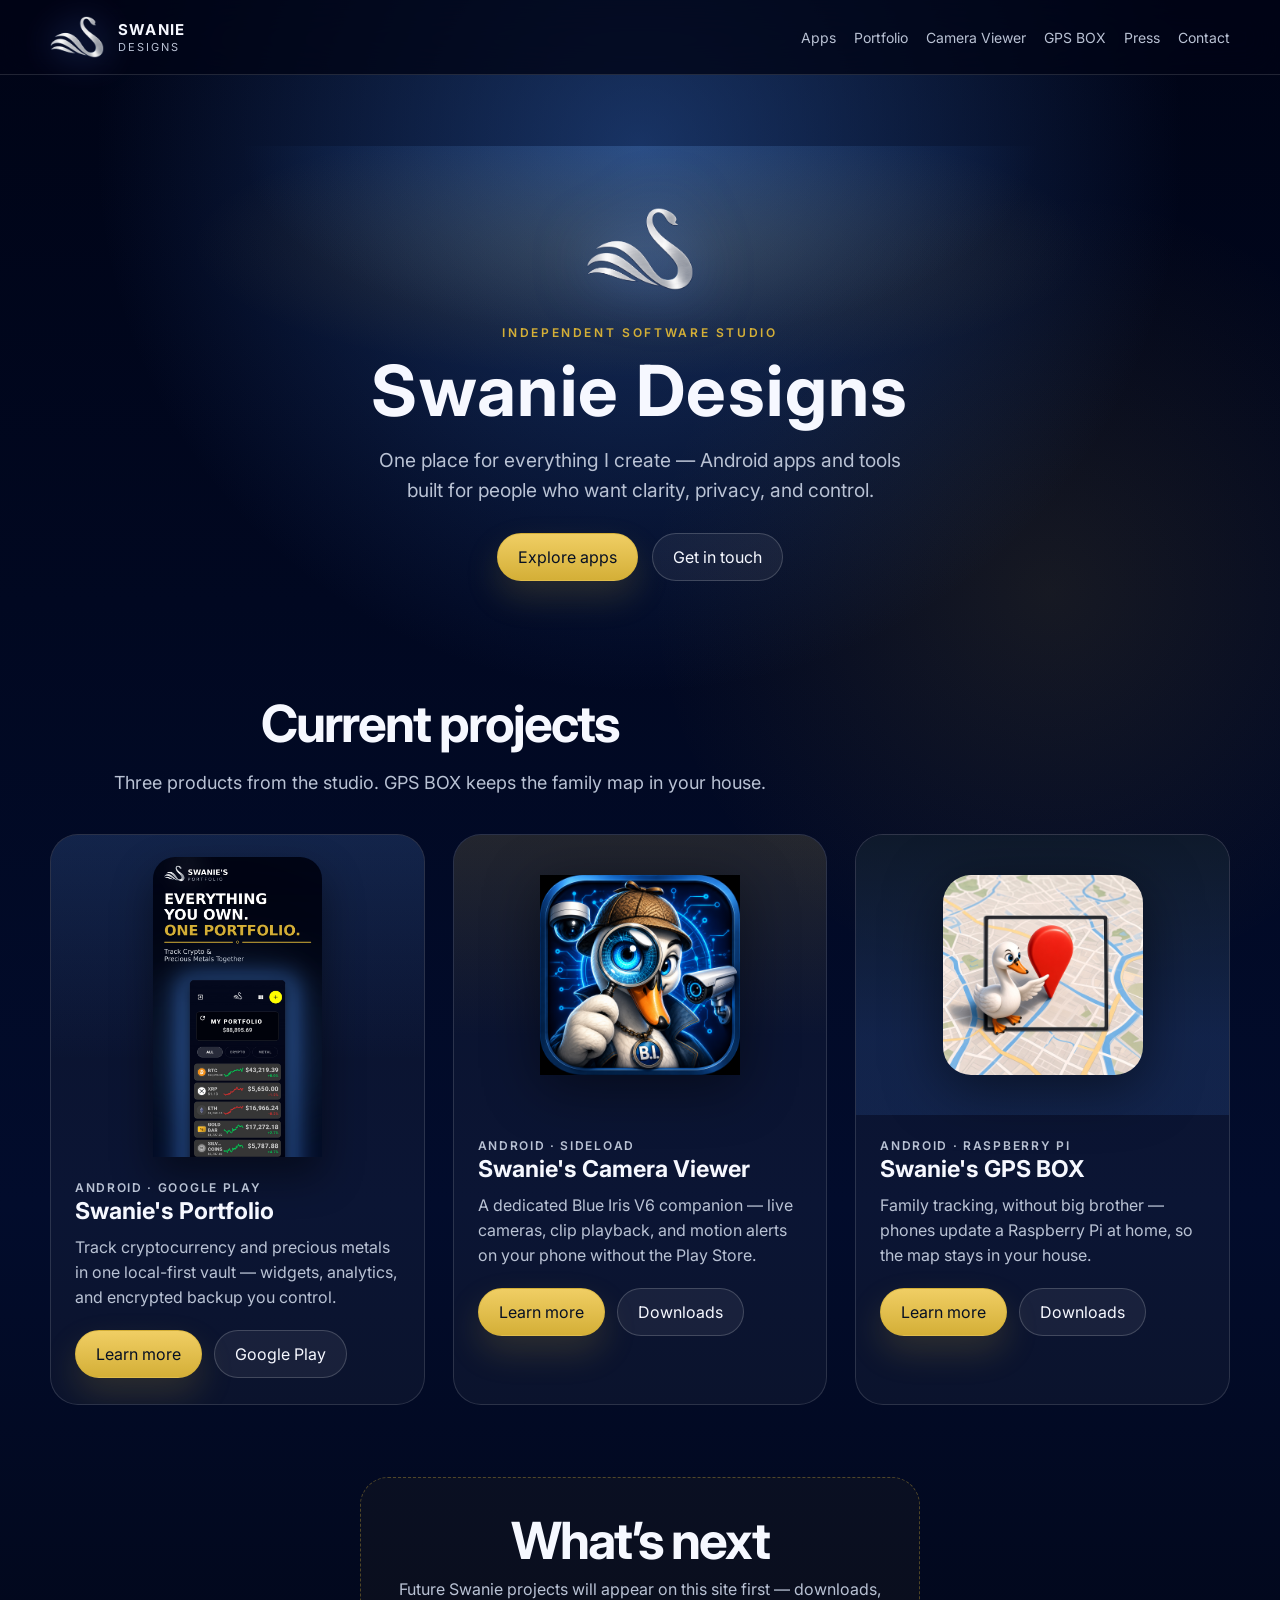
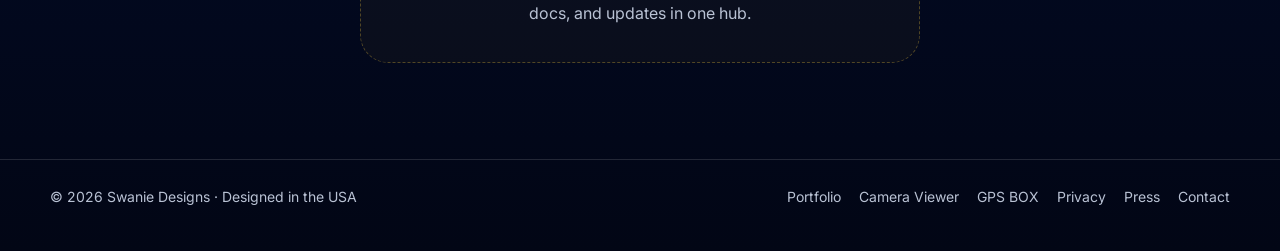
<file: website/index.html>
<!DOCTYPE html>
<html lang="en">
<head>
  <meta charset="UTF-8" />
  <meta name="viewport" content="width=device-width, initial-scale=1" />
  <meta name="description" content="Swanie Designs — Android apps and tools from one studio. Home of Swanie's Portfolio, Swanie's Camera Viewer, and Swanie's GPS BOX." />
  <meta name="theme-color" content="#000416" />
  <link rel="canonical" href="https://swaniedesigns.com/" />
  <meta name="robots" content="index, follow" />
  <!-- Google Search Console: paste token from Search Console → HTML tag; remove comment markers. See docs/SEARCH_CONSOLE_SETUP.md -->
  <!-- <meta name="google-site-verification" content="PASTE_TOKEN_HERE" /> -->
  <meta property="og:type" content="website" />
  <meta property="og:site_name" content="Swanie Designs" />
  <meta property="og:title" content="Swanie Designs — Apps &amp; tools worth keeping" />
  <meta property="og:description" content="The home for everything Swanie creates: Swanie's Portfolio, Swanie's Camera Viewer, Swanie's GPS BOX, and future projects." />
  <meta property="og:url" content="https://swaniedesigns.com/" />
  <meta property="og:image" content="https://swaniedesigns.com/play_store_feature_graphic_1024x500.png" />
  <meta property="og:image:width" content="1024" />
  <meta property="og:image:height" content="500" />
  <meta name="twitter:card" content="summary_large_image" />
  <meta name="twitter:title" content="Swanie Designs" />
  <meta name="twitter:description" content="Android apps and tools from one studio — Portfolio, Camera Viewer, GPS BOX, and more." />
  <meta name="twitter:image" content="https://swaniedesigns.com/play_store_feature_graphic_1024x500.png" />
  <link rel="icon" type="image/png" href="favicon-tab.png?v=2" />
  <link rel="apple-touch-icon" href="favicon-tab.png?v=2" />
  <title>Swanie Designs — Portfolio, Camera Viewer, GPS BOX &amp; more</title>
  <script type="application/ld+json">
  {
    "@context": "https://schema.org",
    "@graph": [
      {
        "@type": "Organization",
        "@id": "https://swaniedesigns.com/#organization",
        "name": "Swanie Designs",
        "url": "https://swaniedesigns.com/",
        "logo": "https://swaniedesigns.com/play_store_app_icon_512.png"
      },
      {
        "@type": "WebSite",
        "@id": "https://swaniedesigns.com/#website",
        "url": "https://swaniedesigns.com/",
        "name": "Swanie Designs",
        "publisher": { "@id": "https://swaniedesigns.com/#organization" }
      }
    ]
  }
  </script>
  <link rel="preconnect" href="https://fonts.googleapis.com" />
  <link rel="preconnect" href="https://fonts.gstatic.com" crossorigin />
  <link href="https://fonts.googleapis.com/css2?family=Inter:wght@400;500;600;700;800&display=swap" rel="stylesheet" />
  <link rel="stylesheet" href="styles.css?v=20260929a1" />
</head>
<body>
  <header class="nav">
    <div class="wrap nav-inner">
      <a class="brand" href="#top" aria-label="Swanie Designs home">
        <img src="images/swan-no-background.png" alt="" width="54" height="54" />
        <span class="brand-title"><strong>SWANIE</strong><span>DESIGNS</span></span>
      </a>
      <nav class="nav-links" aria-label="Main navigation">
        <a href="#apps">Apps</a>
        <a href="portfolio.html">Portfolio</a>
        <a href="camview.html">Camera Viewer</a>
        <a href="gpsbox.html">GPS BOX</a>
        <a href="press.html">Press</a>
        <a href="contact.html">Contact</a>
      </nav>
    </div>
  </header>

  <main id="top">
    <section class="hub-hero" aria-label="Swanie Designs">
      <div class="wrap hub-hero-inner">
        <img class="hub-hero-mark" src="images/swan-no-background.png" alt="" width="120" height="120" />
        <p class="hub-kicker">Independent software studio</p>
        <h1 class="hub-brand">Swanie&nbsp;Designs</h1>
        <p class="hub-lede">One place for everything I create — Android apps and tools built for people who want clarity, privacy, and control.</p>
        <div class="hero-actions hub-hero-actions">
          <a class="btn" href="#apps">Explore apps</a>
          <a class="btn secondary" href="contact.html">Get in touch</a>
        </div>
      </div>
    </section>

    <section class="hub-apps" id="apps">
      <div class="wrap">
        <div class="section-head hub-section-head">
          <h2>Current projects</h2>
          <p>Three products from the studio. GPS BOX keeps the family map in your house.</p>
        </div>

        <div class="product-grid">
          <article class="product-tile">
            <div class="product-tile-visual">
              <img src="images/PlayStore_01_Everything_You_Own_One_Portfolio.png" alt="Swanie's Portfolio holdings dashboard" width="620" height="1104" />
            </div>
            <div class="product-tile-body">
              <p class="product-eyebrow">Android · Google Play</p>
              <h3>Swanie's Portfolio</h3>
              <p>Track cryptocurrency and precious metals in one local-first vault — widgets, analytics, and encrypted backup you control.</p>
              <div class="product-tile-actions">
                <a class="btn" href="portfolio.html">Learn more</a>
                <a class="btn secondary" href="https://play.google.com/store/apps/details?id=com.swanie.portfolio" target="_blank" rel="noopener">Google Play</a>
              </div>
            </div>
          </article>

          <article class="product-tile">
            <div class="product-tile-visual product-tile-visual--camview">
              <img src="images/camview-splash.png" alt="Swanie's Camera Viewer brand art" width="640" height="640" />
            </div>
            <div class="product-tile-body">
              <p class="product-eyebrow">Android · Sideload</p>
              <h3>Swanie's Camera Viewer</h3>
              <p>A dedicated Blue Iris V6 companion — live cameras, clip playback, and motion alerts on your phone without the Play Store.</p>
              <div class="product-tile-actions">
                <a class="btn" href="camview.html">Learn more</a>
                <a class="btn secondary" href="camview.html#download">Downloads</a>
              </div>
            </div>
          </article>

          <article class="product-tile">
            <div class="product-tile-visual product-tile-visual--gpsbox">
              <img src="images/gpsbox-icon.png" alt="Swanie's GPS BOX app icon" width="640" height="640" />
            </div>
            <div class="product-tile-body">
              <p class="product-eyebrow">Android · Raspberry Pi</p>
              <h3>Swanie's GPS BOX</h3>
              <p>Family tracking, without big brother — phones update a Raspberry Pi at home, so the map stays in your house.</p>
              <div class="product-tile-actions">
                <a class="btn" href="gpsbox.html">Learn more</a>
                <a class="btn secondary" href="gpsbox.html#download">Downloads</a>
              </div>
            </div>
          </article>
        </div>
      </div>
    </section>

    <section class="hub-future" id="future" aria-labelledby="future-heading">
      <div class="wrap">
        <div class="hub-future-inner">
          <h2 id="future-heading">What’s next</h2>
          <p>Future Swanie projects will appear on this site first — downloads, docs, and updates in one hub.</p>
        </div>
      </div>
    </section>
  </main>

  <footer class="footer">
    <div class="wrap footer-inner">
      <div>© <span id="y"></span> Swanie Designs · Designed in the USA</div>
      <div>
        <a href="portfolio.html">Portfolio</a>
        <a href="camview.html">Camera Viewer</a>
        <a href="gpsbox.html">GPS BOX</a>
        <a href="privacy.html">Privacy</a>
        <a href="press.html">Press</a>
        <a href="contact.html">Contact</a>
      </div>
    </div>
  </footer>
  <script>
    document.getElementById("y").textContent = new Date().getFullYear();
  </script>
</body>
</html>
</file>
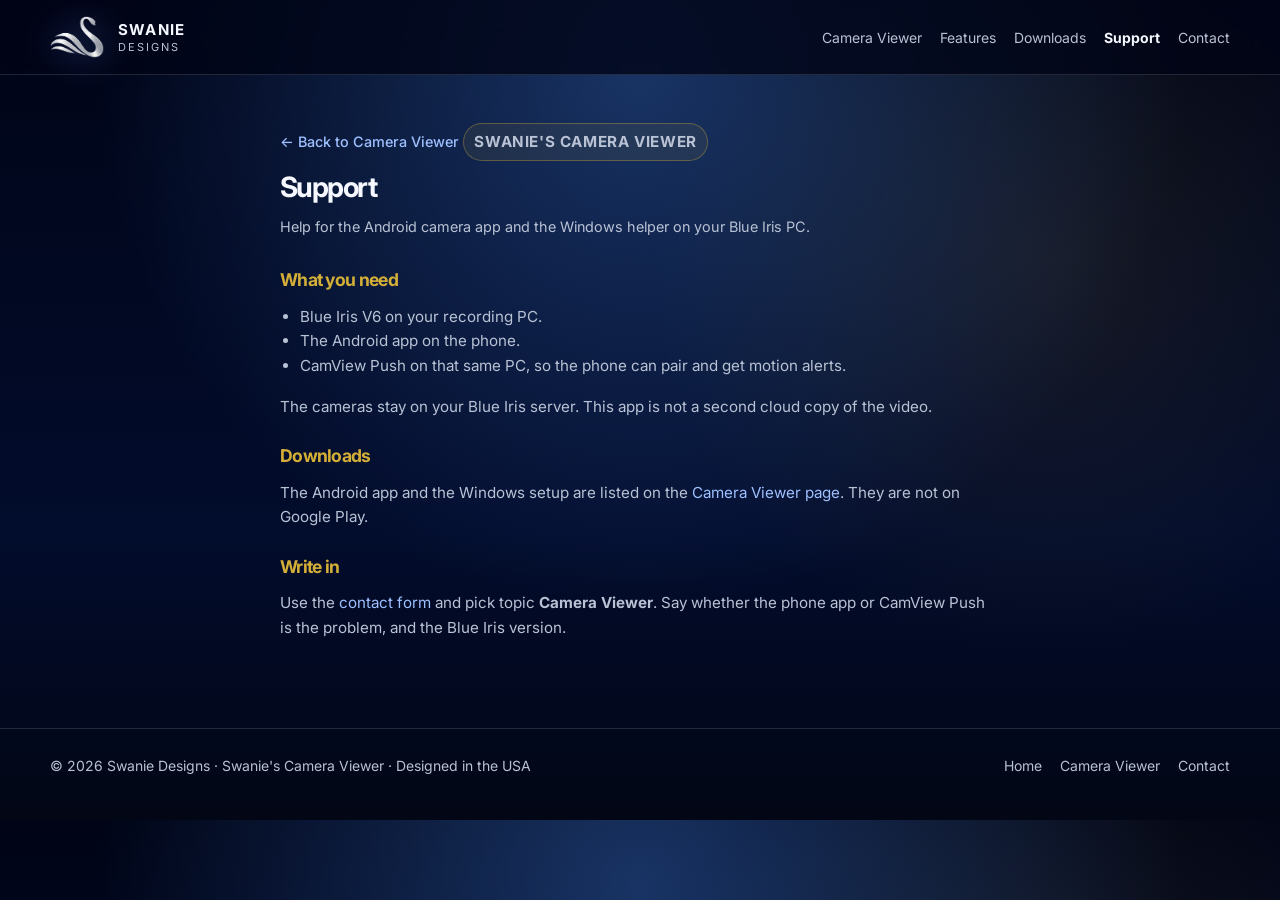
<file: website/camview/support/index.html>
<!DOCTYPE html>
<html lang="en">
<head>
  <meta charset="UTF-8" />
  <meta name="viewport" content="width=device-width, initial-scale=1" />
  <meta name="description" content="Support for Swanie's Camera Viewer — the Android companion for Blue Iris." />
  <meta name="theme-color" content="#000416" />
  <link rel="canonical" href="https://swaniedesigns.com/camview/support/" />
  <meta name="robots" content="index, follow" />
  <meta property="og:type" content="website" />
  <meta property="og:site_name" content="Swanie Designs" />
  <meta property="og:title" content="Camera Viewer support — Swanie Designs" />
  <meta property="og:description" content="Help for Swanie's Camera Viewer and CamView Push." />
  <meta property="og:url" content="https://swaniedesigns.com/camview/support/" />
  <meta property="og:image" content="https://swaniedesigns.com/images/camview-splash.png" />
  <meta name="twitter:card" content="summary_large_image" />
  <meta name="twitter:title" content="Camera Viewer support" />
  <meta name="twitter:description" content="Help for Swanie's Camera Viewer and CamView Push." />
  <meta name="twitter:image" content="https://swaniedesigns.com/images/camview-splash.png" />
  <link rel="icon" type="image/png" href="../../favicon-tab.png?v=2" />
  <link rel="apple-touch-icon" href="../../favicon-tab.png?v=2" />
  <title>Camera Viewer support — Swanie Designs</title>
  <link rel="preconnect" href="https://fonts.googleapis.com" />
  <link rel="preconnect" href="https://fonts.gstatic.com" crossorigin />
  <link href="https://fonts.googleapis.com/css2?family=Inter:wght@400;500;600;700;800&display=swap" rel="stylesheet" />
  <link rel="stylesheet" href="../../styles.css?v=20260929a1" />
</head>
<body>
  <header class="nav">
    <div class="wrap nav-inner">
      <a class="brand" href="../../index.html" aria-label="Swanie Designs home">
        <img src="../../images/swan-no-background.png" alt="" width="54" height="54" />
        <span class="brand-title"><strong>SWANIE</strong><span>DESIGNS</span></span>
      </a>
      <nav class="nav-links" aria-label="Camera Viewer">
        <a href="../../camview.html">Camera Viewer</a>
        <a href="../../camview.html#features">Features</a>
        <a href="../../camview.html#download">Downloads</a>
        <a href="./" aria-current="page">Support</a>
        <a href="../../contact.html?topic=camview">Contact</a>
      </nav>
    </div>
  </header>

  <main class="wrap page-main legal-page">
    <a class="back-link" href="../../camview.html">← Back to Camera Viewer</a>
    <p class="contact-kicker">Swanie's Camera Viewer</p>
    <h1>Support</h1>
    <p class="meta">Help for the Android camera app and the Windows helper on your Blue Iris PC.</p>

    <h2>What you need</h2>
    <ul>
      <li>Blue Iris V6 on your recording PC.</li>
      <li>The Android app on the phone.</li>
      <li>CamView Push on that same PC, so the phone can pair and get motion alerts.</li>
    </ul>
    <p>The cameras stay on your Blue Iris server. This app is not a second cloud copy of the video.</p>

    <h2>Downloads</h2>
    <p>The Android app and the Windows setup are listed on the <a href="../../camview.html#download">Camera Viewer page</a>. They are not on Google Play.</p>

    <h2>Write in</h2>
    <p>Use the <a href="../../contact.html?topic=camview">contact form</a> and pick topic <strong>Camera Viewer</strong>. Say whether the phone app or CamView Push is the problem, and the Blue Iris version.</p>
  </main>

  <footer class="footer">
    <div class="wrap footer-inner">
      <div>© <span id="y"></span> Swanie Designs · Swanie's Camera Viewer · Designed in the USA</div>
      <div>
        <a href="../../index.html">Home</a>
        <a href="../../camview.html">Camera Viewer</a>
        <a href="../../contact.html?topic=camview">Contact</a>
      </div>
    </div>
  </footer>
  <script>
    document.getElementById("y").textContent = new Date().getFullYear();
  </script>
</body>
</html>
</file>
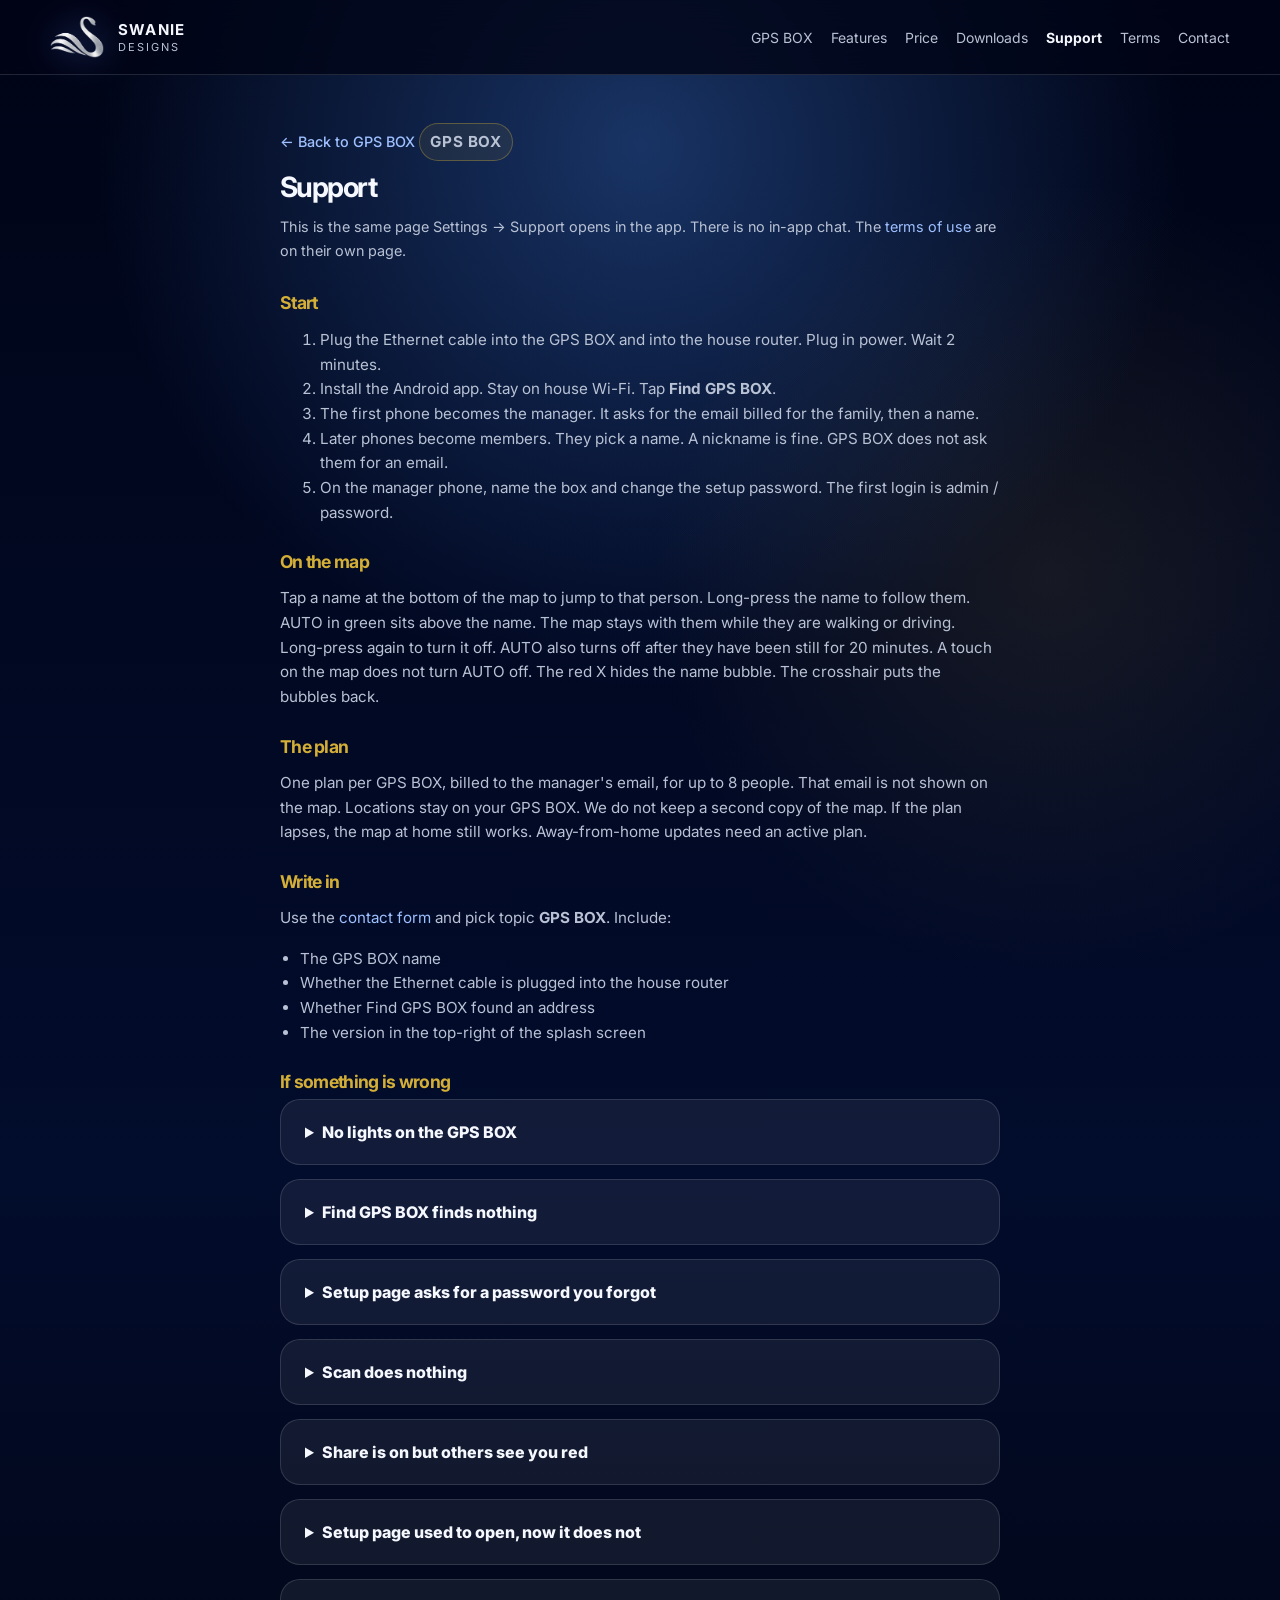
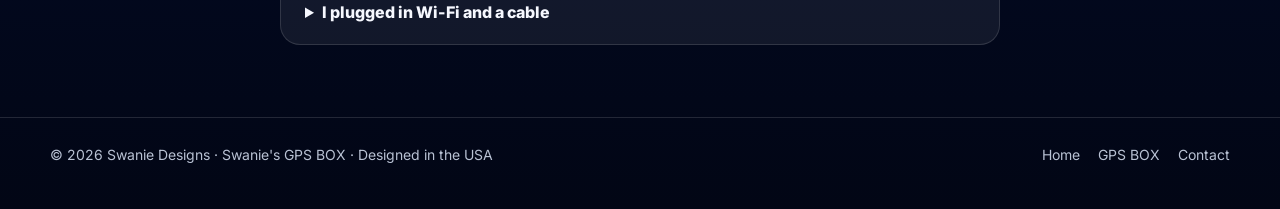
<file: website/gpsbox/support/index.html>
<!DOCTYPE html>
<html lang="en">
<head>
  <meta charset="UTF-8" />
  <meta name="viewport" content="width=device-width, initial-scale=1" />
  <meta name="description" content="GPS BOX support — how to start, who is billed, and how to write in. Same page the app opens from Settings → Support." />
  <meta name="theme-color" content="#000416" />
  <link rel="canonical" href="https://swaniedesigns.com/gpsbox/support/" />
  <meta name="robots" content="index, follow" />
  <meta property="og:type" content="website" />
  <meta property="og:site_name" content="Swanie Designs" />
  <meta property="og:title" content="GPS BOX support — Swanie Designs" />
  <meta property="og:description" content="Help for Swanie's GPS BOX: setup, the plan, and how to contact us." />
  <meta property="og:url" content="https://swaniedesigns.com/gpsbox/support/" />
  <meta property="og:image" content="https://swaniedesigns.com/images/gpsbox-icon.png" />
  <meta name="twitter:card" content="summary_large_image" />
  <meta name="twitter:title" content="GPS BOX support" />
  <meta name="twitter:description" content="How to start, who is billed, and how to write in." />
  <meta name="twitter:image" content="https://swaniedesigns.com/images/gpsbox-icon.png" />
  <link rel="icon" type="image/png" href="../../favicon-tab.png?v=2" />
  <link rel="apple-touch-icon" href="../../favicon-tab.png?v=2" />
  <title>GPS BOX support — Swanie Designs</title>
  <link rel="preconnect" href="https://fonts.googleapis.com" />
  <link rel="preconnect" href="https://fonts.gstatic.com" crossorigin />
  <link href="https://fonts.googleapis.com/css2?family=Inter:wght@400;500;600;700;800&display=swap" rel="stylesheet" />
  <link rel="stylesheet" href="../../styles.css?v=20261004a1" />
</head>
<body>
  <header class="nav">
    <div class="wrap nav-inner">
      <a class="brand" href="../../index.html" aria-label="Swanie Designs home">
        <img src="../../images/swan-no-background.png" alt="" width="54" height="54" />
        <span class="brand-title"><strong>SWANIE</strong><span>DESIGNS</span></span>
      </a>
      <nav class="nav-links" aria-label="GPS BOX">
        <a href="../../gpsbox.html">GPS BOX</a>
        <a href="../../gpsbox.html#features">Features</a>
        <a href="../../gpsbox.html#price">Price</a>
        <a href="../../gpsbox.html#download">Downloads</a>
        <a href="./" aria-current="page">Support</a>
        <a href="../terms/">Terms</a>
        <a href="../../contact.html?topic=gpsbox">Contact</a>
      </nav>
    </div>
  </header>

  <main class="wrap page-main legal-page">
    <a class="back-link" href="../../gpsbox.html">← Back to GPS BOX</a>
    <p class="contact-kicker">GPS BOX</p>
    <h1>Support</h1>
    <p class="meta">This is the same page Settings → Support opens in the app. There is no in-app chat. The <a href="../terms/">terms of use</a> are on their own page.</p>

    <h2>Start</h2>
    <ol>
      <li>Plug the Ethernet cable into the GPS BOX and into the house router. Plug in power. Wait 2 minutes.</li>
      <li>Install the Android app. Stay on house Wi-Fi. Tap <strong>Find GPS BOX</strong>.</li>
      <li>The first phone becomes the manager. It asks for the email billed for the family, then a name.</li>
      <li>Later phones become members. They pick a name. A nickname is fine. GPS BOX does not ask them for an email.</li>
      <li>On the manager phone, name the box and change the setup password. The first login is admin / password.</li>
    </ol>

    <h2>On the map</h2>
    <p>Tap a name at the bottom of the map to jump to that person. Long-press the name to follow them. AUTO in green sits above the name. The map stays with them while they are walking or driving. Long-press again to turn it off. AUTO also turns off after they have been still for 20 minutes. A touch on the map does not turn AUTO off. The red X hides the name bubble. The crosshair puts the bubbles back.</p>

    <h2>The plan</h2>
    <p>One plan per GPS BOX, billed to the manager's email, for up to 8 people. That email is not shown on the map. Locations stay on your GPS BOX. We do not keep a second copy of the map. If the plan lapses, the map at home still works. Away-from-home updates need an active plan.</p>

    <h2>Write in</h2>
    <p>Use the <a href="../../contact.html?topic=gpsbox">contact form</a> and pick topic <strong>GPS BOX</strong>. Include:</p>
    <ul>
      <li>The GPS BOX name</li>
      <li>Whether the Ethernet cable is plugged into the house router</li>
      <li>Whether Find GPS BOX found an address</li>
      <li>The version in the top-right of the splash screen</li>
    </ul>

    <h2>If something is wrong</h2>
    <div class="faq">
      <details>
        <summary>No lights on the GPS BOX</summary>
        <p>Check the power supply and the outlet. Try another outlet. A weak charger often fails.</p>
      </details>
      <details>
        <summary>Find GPS BOX finds nothing</summary>
        <p>Stay on house Wi-Fi, not guest Wi-Fi, and not cellular. Seat the Ethernet cable. Wait 2 full minutes after power, then Find again.</p>
      </details>
      <details>
        <summary>Setup page asks for a password you forgot</summary>
        <p>That is the setup-page password, not the phone lock. If you never changed it, the first login is admin / password. If you changed it and lost it, the card needs a new image. That is a fresh start.</p>
      </details>
      <details>
        <summary>Scan does nothing</summary>
        <p>Stay on house Wi-Fi and allow the camera. Find GPS BOX is the usual path. The QR on the setup page is the backup. Do not scan an old picture if you used Reset.</p>
      </details>
      <details>
        <summary>Share is on but others see you red</summary>
        <p>Set battery to unrestricted. Allow location all the time. Wait a couple of minutes. If this phone is at home and they are away, they need an active plan to see live updates.</p>
      </details>
      <details>
        <summary>Setup page used to open, now it does not</summary>
        <p>The house number probably changed. Find GPS BOX again. Then reserve that address in the router so it stays the same.</p>
      </details>
      <details>
        <summary>I plugged in Wi-Fi and a cable</summary>
        <p>The box uses the cable. Unplug the cable only if you intend to run on Wi-Fi, then save the network on the Network page.</p>
      </details>
    </div>
  </main>

  <footer class="footer">
    <div class="wrap footer-inner">
      <div>© <span id="y"></span> Swanie Designs · Swanie's GPS BOX · Designed in the USA</div>
      <div>
        <a href="../../index.html">Home</a>
        <a href="../../gpsbox.html">GPS BOX</a>
        <a href="../../contact.html?topic=gpsbox">Contact</a>
      </div>
    </div>
  </footer>
  <script>
    document.getElementById("y").textContent = new Date().getFullYear();
  </script>
</body>
</html>
</file>
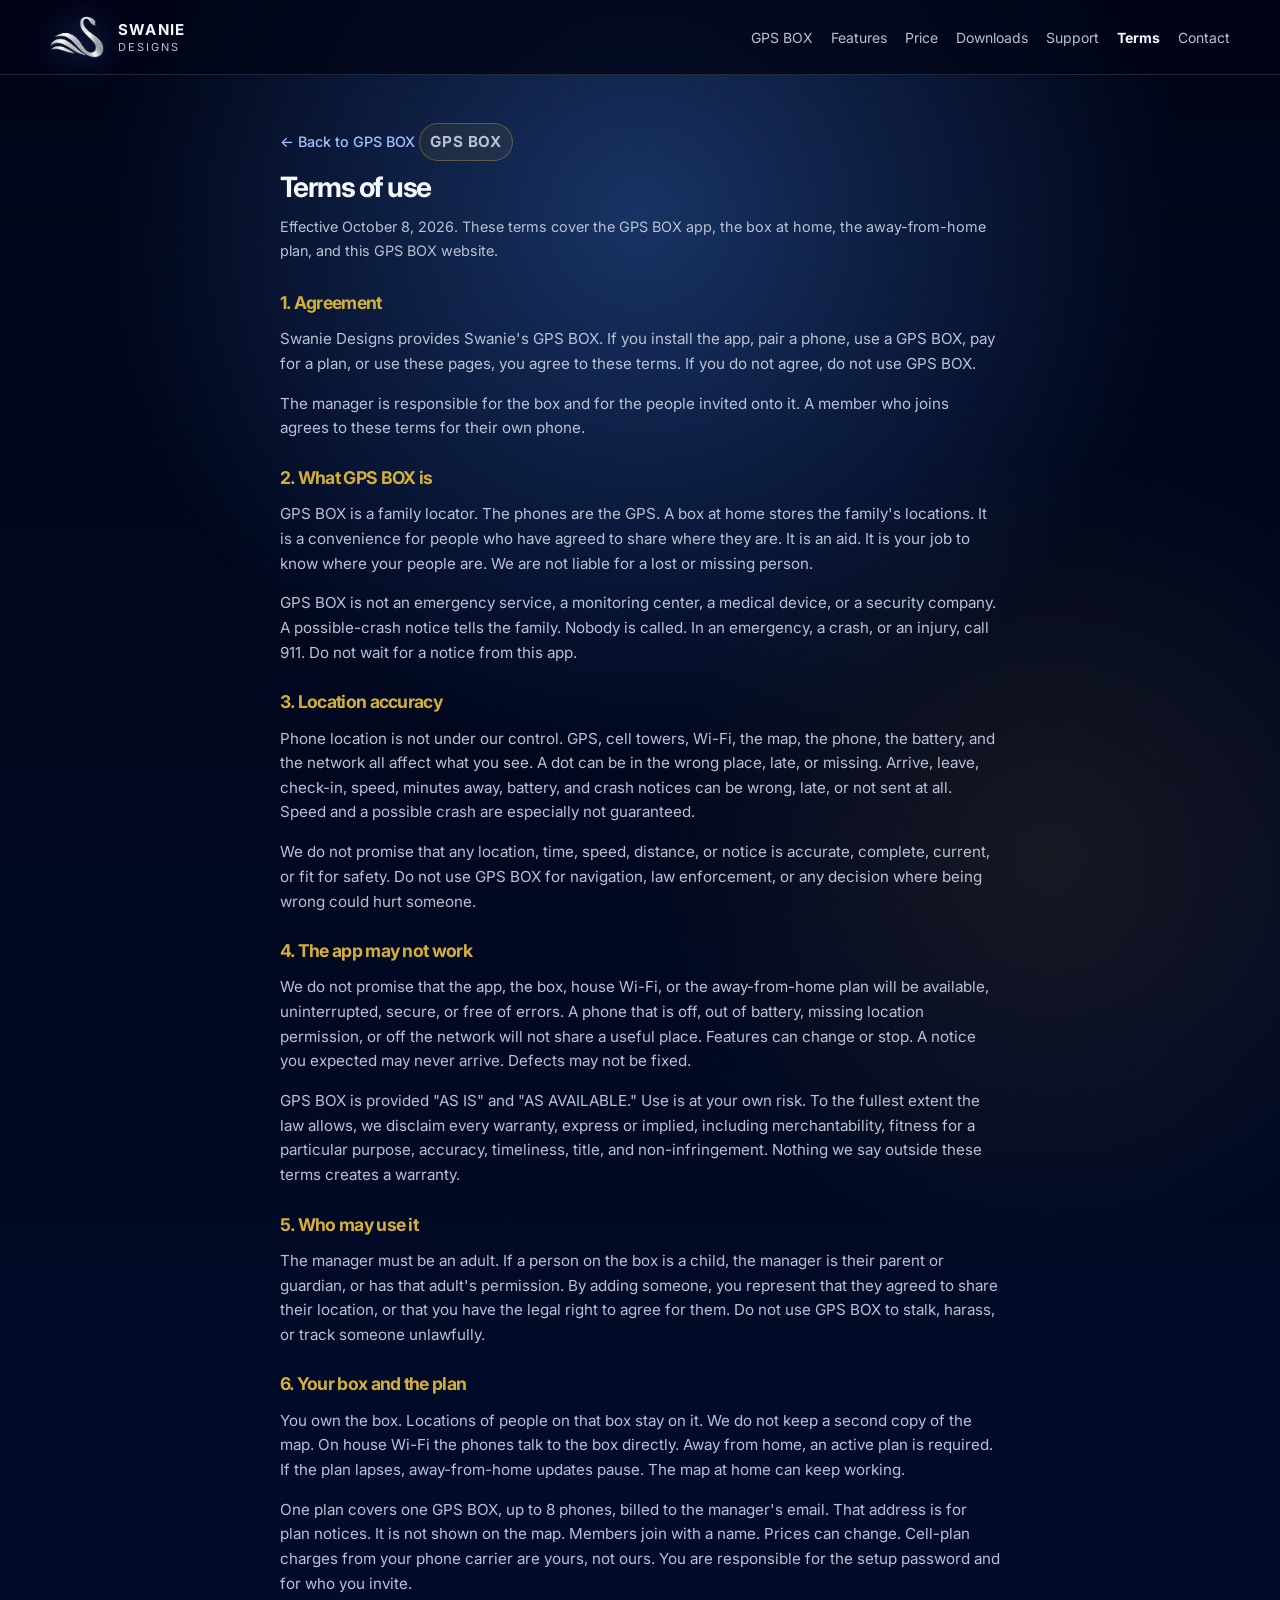
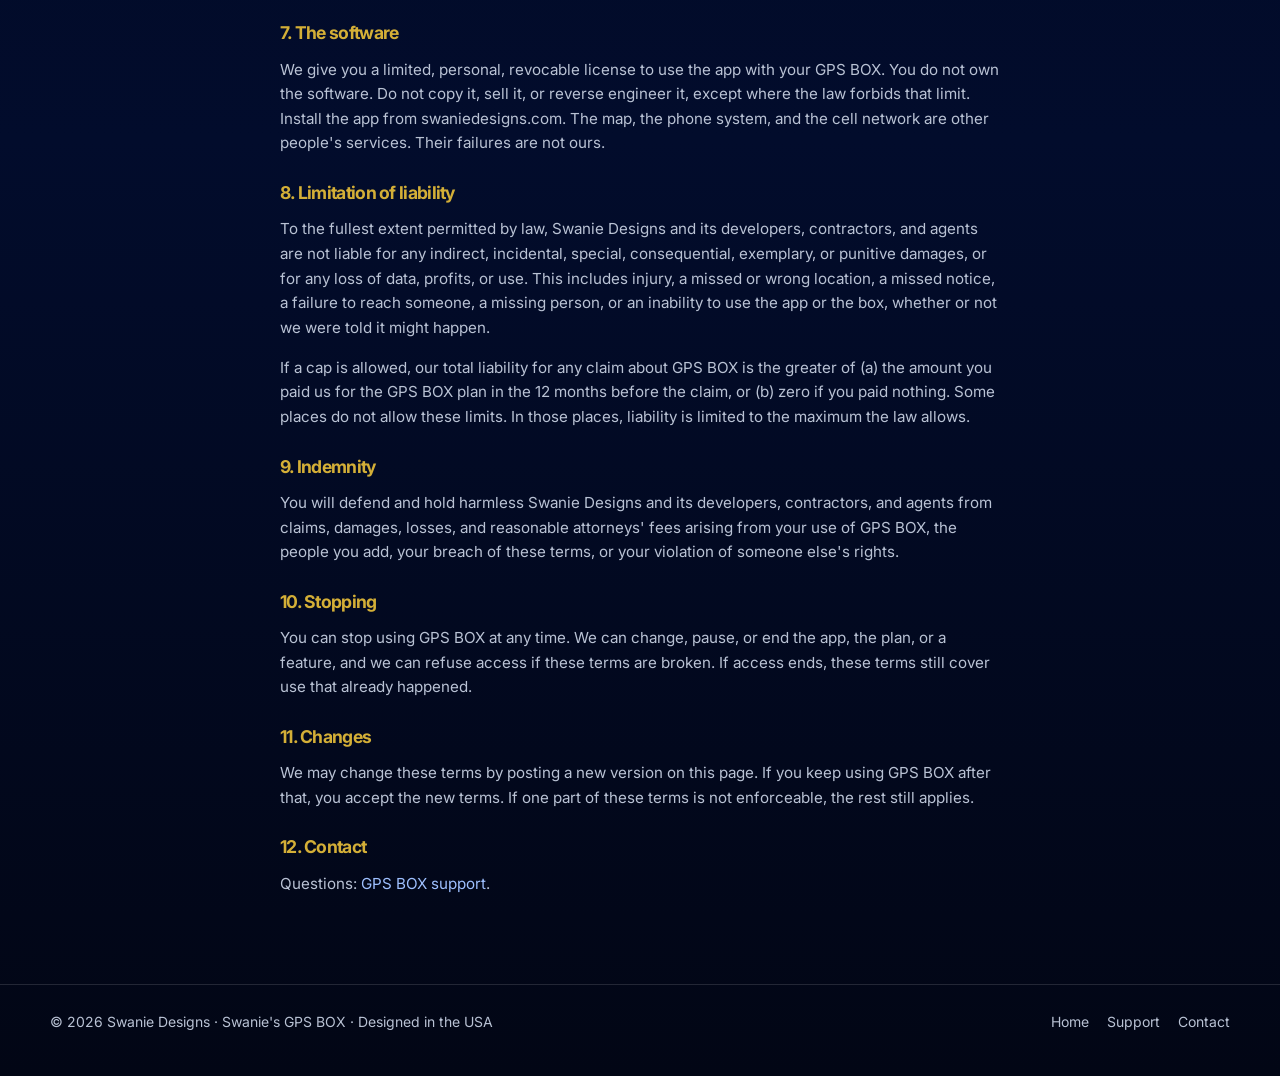
<file: website/gpsbox/terms/index.html>
<!DOCTYPE html>
<html lang="en">
<head>
  <meta charset="UTF-8" />
  <meta name="viewport" content="width=device-width, initial-scale=1" />
  <meta name="description" content="Terms of use for Swanie's GPS BOX. Location accuracy is not guaranteed. The app is provided as is." />
  <meta name="theme-color" content="#000416" />
  <link rel="canonical" href="https://swaniedesigns.com/gpsbox/terms/" />
  <meta name="robots" content="index, follow" />
  <meta property="og:type" content="website" />
  <meta property="og:site_name" content="Swanie Designs" />
  <meta property="og:title" content="GPS BOX terms of use — Swanie Designs" />
  <meta property="og:description" content="Terms for Swanie's GPS BOX. Phone location is not under our control. The app is provided as is." />
  <meta property="og:url" content="https://swaniedesigns.com/gpsbox/terms/" />
  <meta property="og:image" content="https://swaniedesigns.com/images/gpsbox-icon.png" />
  <meta name="twitter:card" content="summary" />
  <meta name="twitter:title" content="GPS BOX terms of use" />
  <meta name="twitter:description" content="Phone location is not under our control. The app is provided as is." />
  <link rel="icon" type="image/png" href="../../favicon-tab.png?v=2" />
  <link rel="apple-touch-icon" href="../../favicon-tab.png?v=2" />
  <title>GPS BOX terms of use — Swanie Designs</title>
  <link rel="preconnect" href="https://fonts.googleapis.com" />
  <link rel="preconnect" href="https://fonts.gstatic.com" crossorigin />
  <link href="https://fonts.googleapis.com/css2?family=Inter:wght@400;500;600;700;800&display=swap" rel="stylesheet" />
  <link rel="stylesheet" href="../../styles.css?v=20260929a1" />
</head>
<body>
  <header class="nav">
    <div class="wrap nav-inner">
      <a class="brand" href="../../index.html" aria-label="Swanie Designs home">
        <img src="../../images/swan-no-background.png" alt="" width="54" height="54" />
        <span class="brand-title"><strong>SWANIE</strong><span>DESIGNS</span></span>
      </a>
      <nav class="nav-links" aria-label="GPS BOX">
        <a href="../../gpsbox.html">GPS BOX</a>
        <a href="../../gpsbox.html#features">Features</a>
        <a href="../../gpsbox.html#price">Price</a>
        <a href="../../gpsbox.html#download">Downloads</a>
        <a href="../support/">Support</a>
        <a href="./" aria-current="page">Terms</a>
        <a href="../../contact.html?topic=gpsbox">Contact</a>
      </nav>
    </div>
  </header>

  <main class="wrap page-main legal-page">
    <a class="back-link" href="../../gpsbox.html">← Back to GPS BOX</a>
    <p class="contact-kicker">GPS BOX</p>
    <h1>Terms of use</h1>
    <p class="meta">Effective October 8, 2026. These terms cover the GPS BOX app, the box at home, the away-from-home plan, and this GPS BOX website.</p>

    <h2>1. Agreement</h2>
    <p>Swanie Designs provides Swanie's GPS BOX. If you install the app, pair a phone, use a GPS BOX, pay for a plan, or use these pages, you agree to these terms. If you do not agree, do not use GPS BOX.</p>
    <p>The manager is responsible for the box and for the people invited onto it. A member who joins agrees to these terms for their own phone.</p>

    <h2>2. What GPS BOX is</h2>
    <p>GPS BOX is a family locator. The phones are the GPS. A box at home stores the family's locations. It is a convenience for people who have agreed to share where they are. It is an aid. It is your job to know where your people are. We are not liable for a lost or missing person.</p>
    <p>GPS BOX is not an emergency service, a monitoring center, a medical device, or a security company. A possible-crash notice tells the family. Nobody is called. In an emergency, a crash, or an injury, call 911. Do not wait for a notice from this app.</p>

    <h2>3. Location accuracy</h2>
    <p>Phone location is not under our control. GPS, cell towers, Wi-Fi, the map, the phone, the battery, and the network all affect what you see. A dot can be in the wrong place, late, or missing. Arrive, leave, check-in, speed, minutes away, battery, and crash notices can be wrong, late, or not sent at all. Speed and a possible crash are especially not guaranteed.</p>
    <p>We do not promise that any location, time, speed, distance, or notice is accurate, complete, current, or fit for safety. Do not use GPS BOX for navigation, law enforcement, or any decision where being wrong could hurt someone.</p>

    <h2>4. The app may not work</h2>
    <p>We do not promise that the app, the box, house Wi-Fi, or the away-from-home plan will be available, uninterrupted, secure, or free of errors. A phone that is off, out of battery, missing location permission, or off the network will not share a useful place. Features can change or stop. A notice you expected may never arrive. Defects may not be fixed.</p>
    <p>GPS BOX is provided &quot;AS IS&quot; and &quot;AS AVAILABLE.&quot; Use is at your own risk. To the fullest extent the law allows, we disclaim every warranty, express or implied, including merchantability, fitness for a particular purpose, accuracy, timeliness, title, and non-infringement. Nothing we say outside these terms creates a warranty.</p>

    <h2>5. Who may use it</h2>
    <p>The manager must be an adult. If a person on the box is a child, the manager is their parent or guardian, or has that adult's permission. By adding someone, you represent that they agreed to share their location, or that you have the legal right to agree for them. Do not use GPS BOX to stalk, harass, or track someone unlawfully.</p>

    <h2>6. Your box and the plan</h2>
    <p>You own the box. Locations of people on that box stay on it. We do not keep a second copy of the map. On house Wi-Fi the phones talk to the box directly. Away from home, an active plan is required. If the plan lapses, away-from-home updates pause. The map at home can keep working.</p>
    <p>One plan covers one GPS BOX, up to 8 phones, billed to the manager's email. That address is for plan notices. It is not shown on the map. Members join with a name. Prices can change. Cell-plan charges from your phone carrier are yours, not ours. You are responsible for the setup password and for who you invite.</p>

    <h2>7. The software</h2>
    <p>We give you a limited, personal, revocable license to use the app with your GPS BOX. You do not own the software. Do not copy it, sell it, or reverse engineer it, except where the law forbids that limit. Install the app from swaniedesigns.com. The map, the phone system, and the cell network are other people's services. Their failures are not ours.</p>

    <h2>8. Limitation of liability</h2>
    <p>To the fullest extent permitted by law, Swanie Designs and its developers, contractors, and agents are not liable for any indirect, incidental, special, consequential, exemplary, or punitive damages, or for any loss of data, profits, or use. This includes injury, a missed or wrong location, a missed notice, a failure to reach someone, a missing person, or an inability to use the app or the box, whether or not we were told it might happen.</p>
    <p>If a cap is allowed, our total liability for any claim about GPS BOX is the greater of (a) the amount you paid us for the GPS BOX plan in the 12 months before the claim, or (b) zero if you paid nothing. Some places do not allow these limits. In those places, liability is limited to the maximum the law allows.</p>

    <h2>9. Indemnity</h2>
    <p>You will defend and hold harmless Swanie Designs and its developers, contractors, and agents from claims, damages, losses, and reasonable attorneys' fees arising from your use of GPS BOX, the people you add, your breach of these terms, or your violation of someone else's rights.</p>

    <h2>10. Stopping</h2>
    <p>You can stop using GPS BOX at any time. We can change, pause, or end the app, the plan, or a feature, and we can refuse access if these terms are broken. If access ends, these terms still cover use that already happened.</p>

    <h2>11. Changes</h2>
    <p>We may change these terms by posting a new version on this page. If you keep using GPS BOX after that, you accept the new terms. If one part of these terms is not enforceable, the rest still applies.</p>

    <h2>12. Contact</h2>
    <p>Questions: <a href="../support/">GPS BOX support</a>.</p>
  </main>

  <footer class="footer">
    <div class="wrap footer-inner">
      <div>© <span id="y"></span> Swanie Designs · Swanie's GPS BOX · Designed in the USA</div>
      <div>
        <a href="../../index.html">Home</a>
        <a href="../support/">Support</a>
        <a href="../../contact.html?topic=gpsbox">Contact</a>
      </div>
    </div>
  </footer>
  <script>
    document.getElementById("y").textContent = new Date().getFullYear();
  </script>
</body>
</html>
</file>
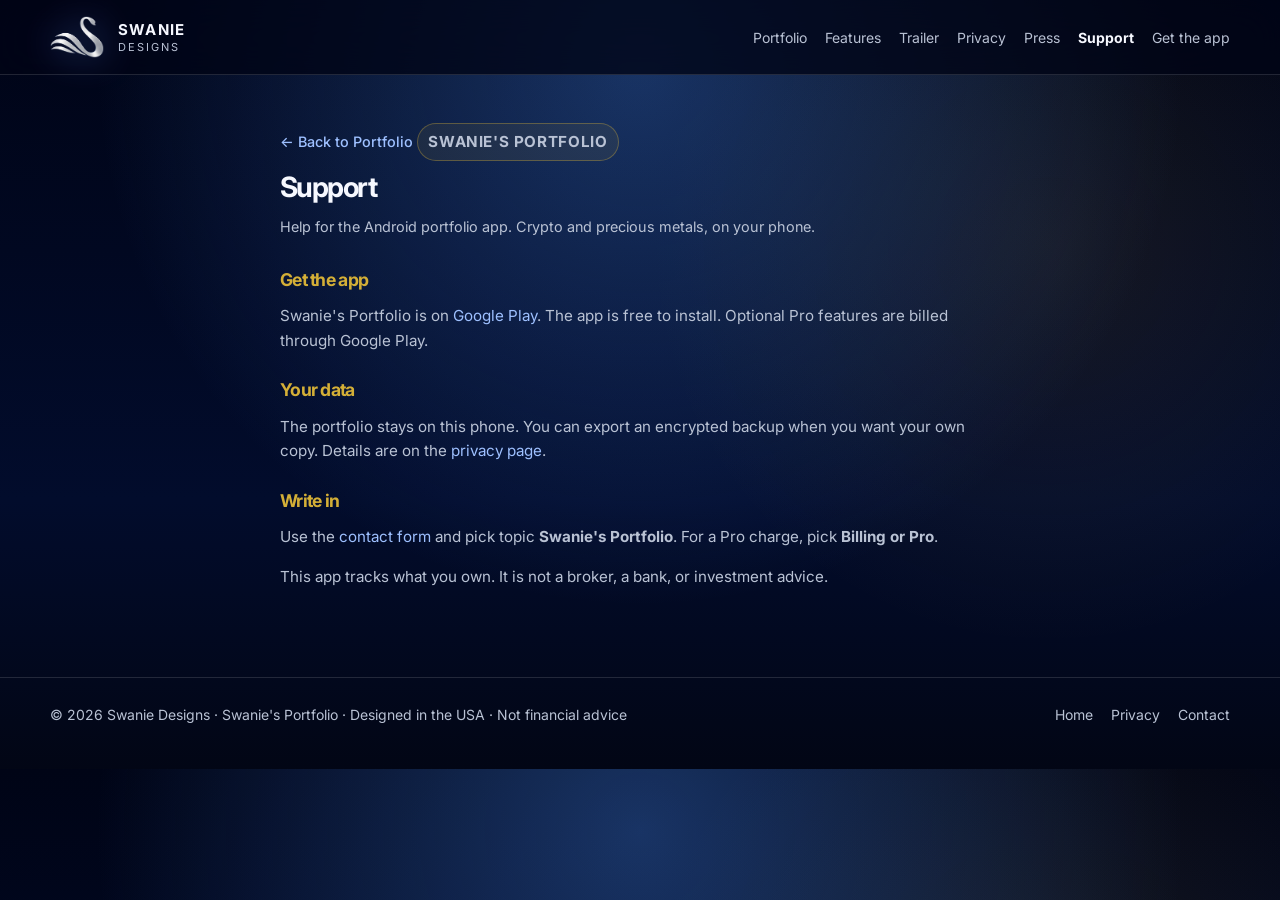
<file: website/portfolio/support/index.html>
<!DOCTYPE html>
<html lang="en">
<head>
  <meta charset="UTF-8" />
  <meta name="viewport" content="width=device-width, initial-scale=1" />
  <meta name="description" content="Support for Swanie's Portfolio — the Android app for crypto and precious metals." />
  <meta name="theme-color" content="#000416" />
  <link rel="canonical" href="https://swaniedesigns.com/portfolio/support/" />
  <meta name="robots" content="index, follow" />
  <meta property="og:type" content="website" />
  <meta property="og:site_name" content="Swanie Designs" />
  <meta property="og:title" content="Portfolio support — Swanie Designs" />
  <meta property="og:description" content="Help for Swanie's Portfolio on Android." />
  <meta property="og:url" content="https://swaniedesigns.com/portfolio/support/" />
  <meta property="og:image" content="https://swaniedesigns.com/play_store_feature_graphic_1024x500.png" />
  <meta name="twitter:card" content="summary_large_image" />
  <meta name="twitter:title" content="Portfolio support" />
  <meta name="twitter:description" content="Help for Swanie's Portfolio on Android." />
  <meta name="twitter:image" content="https://swaniedesigns.com/play_store_feature_graphic_1024x500.png" />
  <link rel="icon" type="image/png" href="../../favicon-tab.png?v=2" />
  <link rel="apple-touch-icon" href="../../favicon-tab.png?v=2" />
  <title>Portfolio support — Swanie Designs</title>
  <link rel="preconnect" href="https://fonts.googleapis.com" />
  <link rel="preconnect" href="https://fonts.gstatic.com" crossorigin />
  <link href="https://fonts.googleapis.com/css2?family=Inter:wght@400;500;600;700;800&display=swap" rel="stylesheet" />
  <link rel="stylesheet" href="../../styles.css?v=20260929a1" />
</head>
<body>
  <header class="nav">
    <div class="wrap nav-inner">
      <a class="brand" href="../../index.html" aria-label="Swanie Designs home">
        <img src="../../images/swan-no-background.png" alt="" width="54" height="54" />
        <span class="brand-title"><strong>SWANIE</strong><span>DESIGNS</span></span>
      </a>
      <nav class="nav-links" aria-label="Portfolio">
        <a href="../../portfolio.html">Portfolio</a>
        <a href="../../portfolio.html#features">Features</a>
        <a href="../../portfolio.html#trailer">Trailer</a>
        <a href="../../privacy.html">Privacy</a>
        <a href="../../press.html">Press</a>
        <a href="./" aria-current="page">Support</a>
        <a href="../../portfolio.html#download">Get the app</a>
      </nav>
    </div>
  </header>

  <main class="wrap page-main legal-page">
    <a class="back-link" href="../../portfolio.html">← Back to Portfolio</a>
    <p class="contact-kicker">Swanie's Portfolio</p>
    <h1>Support</h1>
    <p class="meta">Help for the Android portfolio app. Crypto and precious metals, on your phone.</p>

    <h2>Get the app</h2>
    <p>Swanie's Portfolio is on <a href="https://play.google.com/store/apps/details?id=com.swanie.portfolio">Google Play</a>. The app is free to install. Optional Pro features are billed through Google Play.</p>

    <h2>Your data</h2>
    <p>The portfolio stays on this phone. You can export an encrypted backup when you want your own copy. Details are on the <a href="../../privacy.html">privacy page</a>.</p>

    <h2>Write in</h2>
    <p>Use the <a href="../../contact.html?topic=portfolio">contact form</a> and pick topic <strong>Swanie's Portfolio</strong>. For a Pro charge, pick <strong>Billing or Pro</strong>.</p>
    <p>This app tracks what you own. It is not a broker, a bank, or investment advice.</p>
  </main>

  <footer class="footer">
    <div class="wrap footer-inner">
      <div>© <span id="y"></span> Swanie Designs · Swanie's Portfolio · Designed in the USA · Not financial advice</div>
      <div>
        <a href="../../index.html">Home</a>
        <a href="../../privacy.html">Privacy</a>
        <a href="../../contact.html?topic=portfolio">Contact</a>
      </div>
    </div>
  </footer>
  <script>
    document.getElementById("y").textContent = new Date().getFullYear();
  </script>
</body>
</html>
</file>
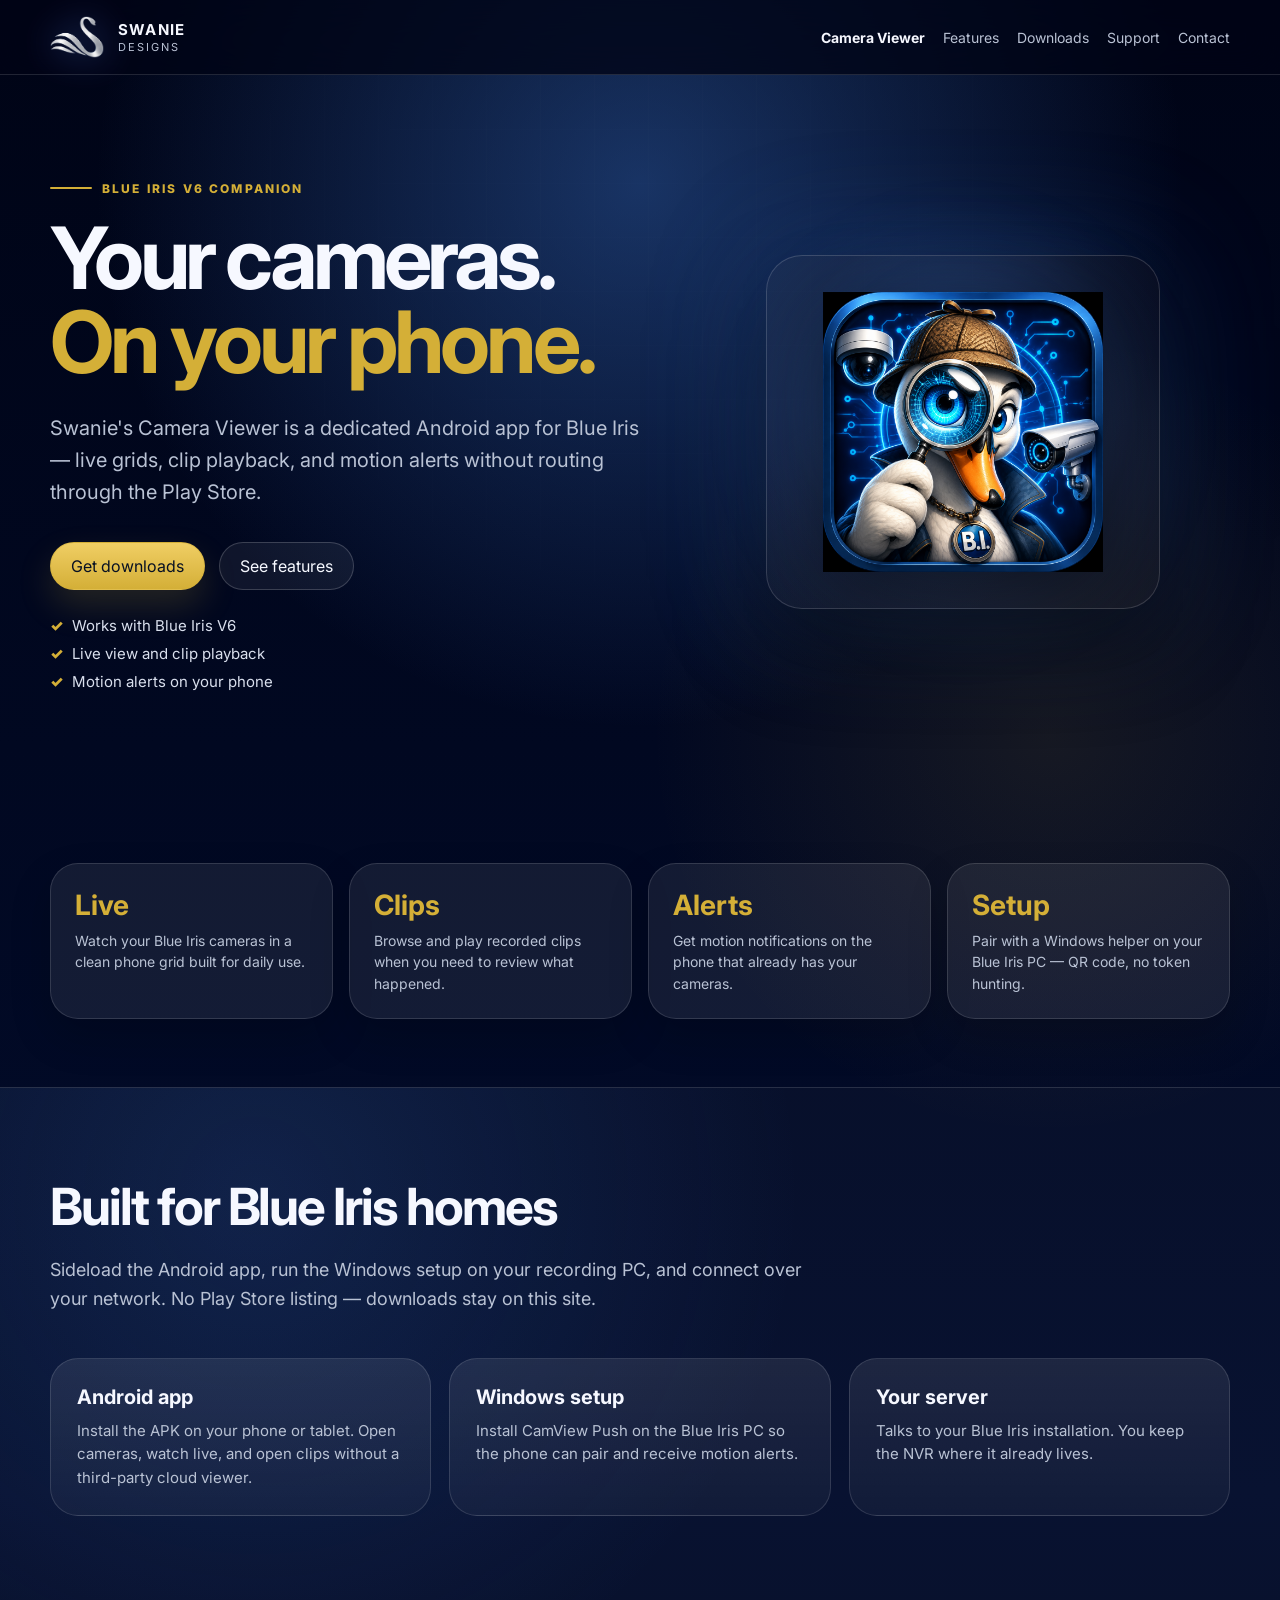
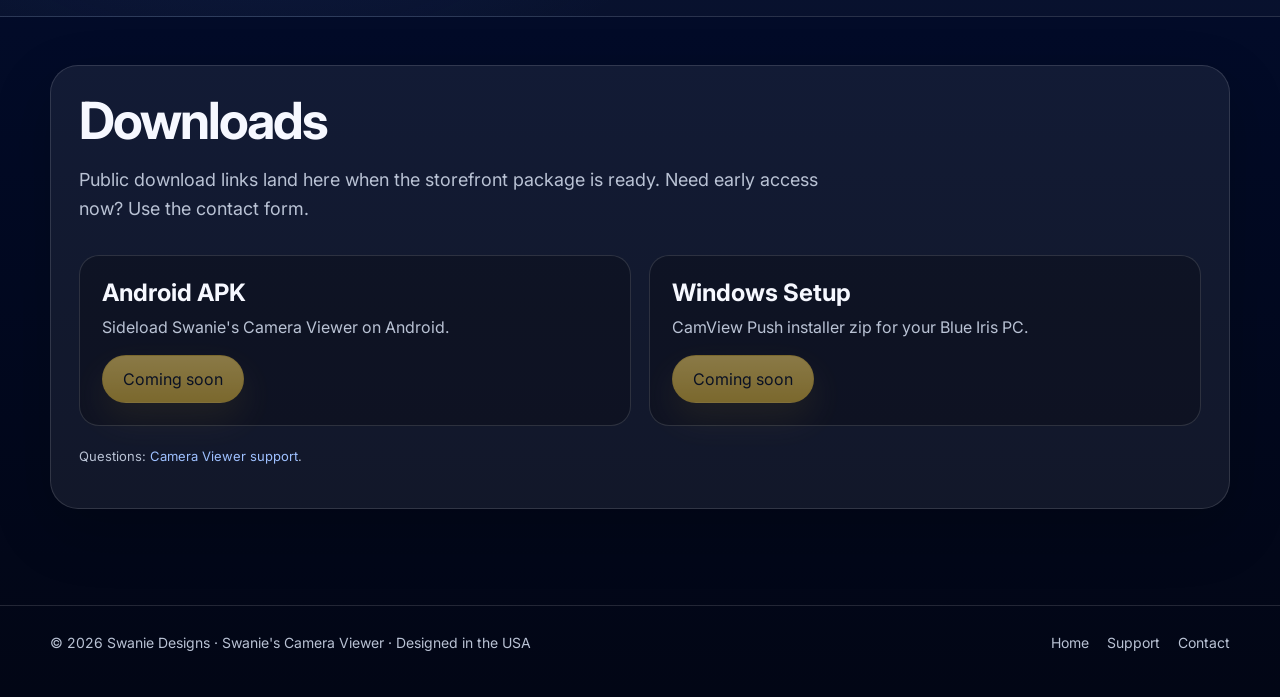
<file: website/camview.html>
<!DOCTYPE html>
<html lang="en">
<head>
  <meta charset="UTF-8" />
  <meta name="viewport" content="width=device-width, initial-scale=1" />
  <meta name="description" content="Swanie's Camera Viewer — Android companion for Blue Iris V6. Live cameras, clip playback, and motion alerts. Sideload from Swanie Designs." />
  <meta name="theme-color" content="#000416" />
  <link rel="canonical" href="https://swaniedesigns.com/camview.html" />
  <meta name="robots" content="index, follow" />
  <meta property="og:type" content="website" />
  <meta property="og:site_name" content="Swanie Designs" />
  <meta property="og:title" content="Swanie's Camera Viewer — Blue Iris companion for Android" />
  <meta property="og:description" content="Live cameras, clip playback, and motion alerts for Blue Iris V6 — sideload from Swanie Designs." />
  <meta property="og:url" content="https://swaniedesigns.com/camview.html" />
  <meta property="og:image" content="https://swaniedesigns.com/images/camview-splash.png" />
  <meta name="twitter:card" content="summary_large_image" />
  <meta name="twitter:title" content="Swanie's Camera Viewer" />
  <meta name="twitter:description" content="Android companion for Blue Iris V6 — live view, clips, and alerts." />
  <meta name="twitter:image" content="https://swaniedesigns.com/images/camview-splash.png" />
  <link rel="icon" type="image/png" href="favicon-tab.png?v=2" />
  <link rel="apple-touch-icon" href="favicon-tab.png?v=2" />
  <title>Swanie's Camera Viewer — Blue Iris companion (Android)</title>
  <script type="application/ld+json">
  {
    "@context": "https://schema.org",
    "@type": "SoftwareApplication",
    "name": "Swanie's Camera Viewer",
    "url": "https://swaniedesigns.com/camview.html",
    "operatingSystem": "Android",
    "applicationCategory": "UtilitiesApplication",
    "description": "Android companion for Blue Iris V6 with live cameras, clip playback, and motion alerts.",
    "author": {
      "@type": "Organization",
      "name": "Swanie Designs",
      "url": "https://swaniedesigns.com/"
    }
  }
  </script>
  <link rel="preconnect" href="https://fonts.googleapis.com" />
  <link rel="preconnect" href="https://fonts.gstatic.com" crossorigin />
  <link href="https://fonts.googleapis.com/css2?family=Inter:wght@400;500;600;700;800&display=swap" rel="stylesheet" />
  <link rel="stylesheet" href="styles.css?v=20260929a1" />
</head>
<body>
  <header class="nav">
    <div class="wrap nav-inner">
      <a class="brand" href="index.html" aria-label="Swanie Designs home">
        <img src="images/swan-no-background.png" alt="" width="54" height="54" />
        <span class="brand-title"><strong>SWANIE</strong><span>DESIGNS</span></span>
      </a>
      <nav class="nav-links" aria-label="Camera Viewer">
        <a href="camview.html" aria-current="page">Camera Viewer</a>
        <a href="#features">Features</a>
        <a href="#download">Downloads</a>
        <a href="camview/support/">Support</a>
        <a href="contact.html?topic=camview">Contact</a>
      </nav>
    </div>
  </header>

  <main id="top">
    <section class="hero">
      <div class="wrap hero-grid">
        <div>
          <div class="eyebrow">Blue Iris V6 companion</div>
          <h1>Your cameras.<span>On your phone.</span></h1>
          <p class="hero-copy">Swanie's Camera Viewer is a dedicated Android app for Blue Iris — live grids, clip playback, and motion alerts without routing through the Play Store.</p>
          <div class="hero-actions">
            <a class="btn" href="#download">Get downloads</a>
            <a class="btn secondary" href="#features">See features</a>
          </div>
          <div class="trust" aria-label="Key benefits">
            <span>Works with Blue Iris V6</span>
            <span>Live view and clip playback</span>
            <span>Motion alerts on your phone</span>
          </div>
        </div>
        <div class="phone-card phone-card--camview" aria-label="Swanie's Camera Viewer brand art">
          <img src="images/camview-splash.png" alt="Swanie's Camera Viewer swan brand art" width="640" height="640" />
        </div>
      </div>
    </section>

    <section class="stats" id="features">
      <div class="wrap stats-grid">
        <div class="stat"><strong>Live</strong><span>Watch your Blue Iris cameras in a clean phone grid built for daily use.</span></div>
        <div class="stat"><strong>Clips</strong><span>Browse and play recorded clips when you need to review what happened.</span></div>
        <div class="stat"><strong>Alerts</strong><span>Get motion notifications on the phone that already has your cameras.</span></div>
        <div class="stat"><strong>Setup</strong><span>Pair with a Windows helper on your Blue Iris PC — QR code, no token hunting.</span></div>
      </div>
    </section>

    <section class="showcase">
      <div class="wrap">
        <div class="section-head">
          <h2>Built for Blue Iris homes</h2>
          <p>Sideload the Android app, run the Windows setup on your recording PC, and connect over your network. No Play Store listing — downloads stay on this site.</p>
        </div>
        <div class="feature-grid">
          <article class="feature-card">
            <h3>Android app</h3>
            <p>Install the APK on your phone or tablet. Open cameras, watch live, and open clips without a third-party cloud viewer.</p>
          </article>
          <article class="feature-card">
            <h3>Windows setup</h3>
            <p>Install CamView Push on the Blue Iris PC so the phone can pair and receive motion alerts.</p>
          </article>
          <article class="feature-card">
            <h3>Your server</h3>
            <p>Talks to your Blue Iris installation. You keep the NVR where it already lives.</p>
          </article>
        </div>
      </div>
    </section>

    <section class="download" id="download">
      <div class="wrap">
        <div class="panel download-panel">
          <div class="section-head">
            <h2>Downloads</h2>
            <p>Public download links land here when the storefront package is ready. Need early access now? Use the contact form.</p>
          </div>
          <div class="camview-download-grid">
            <div class="camview-download-card">
              <h3>Android APK</h3>
              <p>Sideload Swanie's Camera Viewer on Android.</p>
              <span class="btn btn-disabled" aria-disabled="true">Coming soon</span>
            </div>
            <div class="camview-download-card">
              <h3>Windows Setup</h3>
              <p>CamView Push installer zip for your Blue Iris PC.</p>
              <span class="btn btn-disabled" aria-disabled="true">Coming soon</span>
            </div>
          </div>
          <p class="note" style="margin-top: 1.25rem;">Questions: <a href="camview/support/" style="color:var(--link)">Camera Viewer support</a>.</p>
        </div>
      </div>
    </section>
  </main>

  <footer class="footer">
    <div class="wrap footer-inner">
      <div>© <span id="y"></span> Swanie Designs · Swanie's Camera Viewer · Designed in the USA</div>
      <div>
        <a href="index.html">Home</a>
        <a href="camview/support/">Support</a>
        <a href="contact.html?topic=camview">Contact</a>
      </div>
    </div>
  </footer>
  <script>
    document.getElementById("y").textContent = new Date().getFullYear();
  </script>
</body>
</html>
</file>
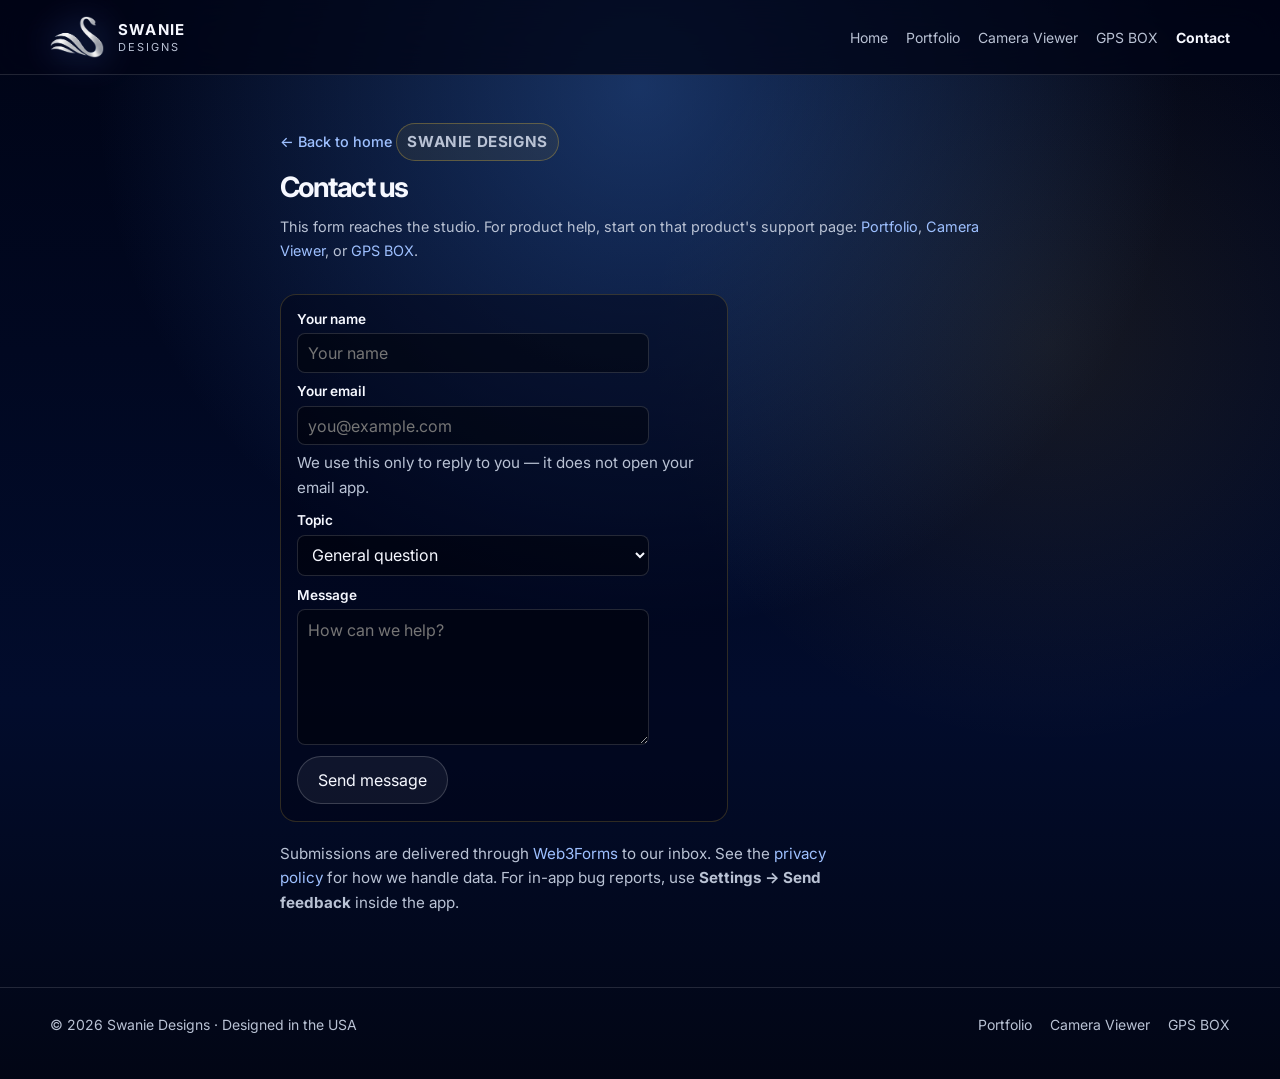
<file: website/contact.html>
<!DOCTYPE html>
<html lang="en">
<head>
  <meta charset="UTF-8" />
  <meta name="viewport" content="width=device-width, initial-scale=1" />
  <meta name="description" content="Contact Swanie Designs — questions, support, and feedback about Portfolio, Camera Viewer, GPS BOX, and more." />
  <meta name="theme-color" content="#000416" />
  <link rel="canonical" href="https://swaniedesigns.com/contact.html" />
  <meta name="robots" content="index, follow" />
  <meta property="og:type" content="website" />
  <meta property="og:site_name" content="Swanie Designs" />
  <meta property="og:title" content="Contact — Swanie Designs" />
  <meta property="og:description" content="Send a message to Swanie Designs — support and questions about Portfolio, Camera Viewer, GPS BOX, and more." />
  <meta property="og:url" content="https://swaniedesigns.com/contact.html" />
  <meta property="og:image" content="https://swaniedesigns.com/play_store_app_icon_512.png" />
  <meta name="twitter:card" content="summary" />
  <meta name="twitter:title" content="Contact — Swanie Designs" />
  <meta name="twitter:description" content="Contact Swanie Designs via our website form." />
  <link rel="icon" type="image/png" href="favicon-tab.png?v=2" />
  <link rel="apple-touch-icon" href="favicon-tab.png?v=2" />
  <title>Contact us — Swanie Designs</title>
  <link rel="preconnect" href="https://fonts.googleapis.com" />
  <link rel="preconnect" href="https://fonts.gstatic.com" crossorigin />
  <link href="https://fonts.googleapis.com/css2?family=Inter:wght@400;500;600;700;800&display=swap" rel="stylesheet" />
  <link rel="stylesheet" href="styles.css?v=20260929a1" />
</head>
<body>
  <header class="nav">
    <div class="wrap nav-inner">
      <a class="brand" href="index.html" aria-label="Swanie Designs home">
        <img src="images/swan-no-background.png" alt="" width="54" height="54" />
        <span class="brand-title"><strong>SWANIE</strong><span>DESIGNS</span></span>
      </a>
      <nav class="nav-links" aria-label="Site">
        <a href="index.html">Home</a>
        <a href="portfolio.html">Portfolio</a>
        <a href="camview.html">Camera Viewer</a>
        <a href="gpsbox.html">GPS BOX</a>
        <a href="contact.html" aria-current="page">Contact</a>
      </nav>
    </div>
  </header>
  <main class="wrap page-main legal-page contact-page">
      <a class="back-link" href="index.html">← Back to home</a>
      <p class="contact-kicker">Swanie Designs</p>
      <h1>Contact us</h1>
      <p class="meta">
        This form reaches the studio. For product help, start on that product's support page:
        <a href="portfolio/support/">Portfolio</a>,
        <a href="camview/support/">Camera Viewer</a>,
        or <a href="gpsbox/support/">GPS BOX</a>.
      </p>

      <div class="tester-request contact-form-wrap">
        <form class="tester-request-form" id="contact-form" action="#" method="post" novalidate>
          <label for="contact-name">Your name</label>
          <input
            type="text"
            id="contact-name"
            name="name"
            required
            autocomplete="name"
            maxlength="120"
            placeholder="Your name"
          />

          <label for="contact-email">Your email</label>
          <input
            type="email"
            id="contact-email"
            name="email"
            required
            autocomplete="email"
            inputmode="email"
            maxlength="254"
            placeholder="you@example.com"
          />
          <p class="tester-request-hint">We use this only to reply to you — it does not open your email app.</p>

          <label for="contact-topic">Topic</label>
          <select id="contact-topic" name="topic">
            <option value="General question">General question</option>
            <option value="Swanie's Portfolio">Swanie's Portfolio</option>
            <option value="Camera Viewer">Camera Viewer</option>
            <option value="GPS BOX">GPS BOX</option>
            <option value="Tester feedback">Tester feedback</option>
            <option value="Billing or Pro">Billing or Pro</option>
            <option value="Press or partnership">Press or partnership</option>
            <option value="Other">Other</option>
          </select>

          <label for="contact-message">Message</label>
          <textarea
            id="contact-message"
            name="message"
            required
            rows="5"
            maxlength="4000"
            placeholder="How can we help?"
          ></textarea>

          <input type="text" name="_honey" class="tester-request-honey" tabindex="-1" autocomplete="off" aria-hidden="true" />

          <button type="submit" class="btn secondary" id="contact-submit">Send message</button>
          <p class="tester-request-status" id="contact-status" role="status" aria-live="polite" hidden></p>
          <div class="contact-sent-copy" id="contact-sent-copy" hidden>
            <p class="contact-sent-copy-title">Message sent</p>
            <pre class="contact-sent-copy-body" id="contact-sent-copy-body"></pre>
          </div>
        </form>
      </div>

      <p class="contact-privacy-note">
        Submissions are delivered through
        <a href="https://web3forms.com" rel="noopener noreferrer">Web3Forms</a>
        to our inbox. See the <a href="privacy.html">privacy policy</a> for how we handle data.
        For in-app bug reports, use <strong>Settings → Send feedback</strong> inside the app.
      </p>
  </main>

  <footer class="footer">
    <div class="wrap footer-inner">
      <div>© <span id="y"></span> Swanie Designs · Designed in the USA</div>
      <div>
        <a href="portfolio.html">Portfolio</a>
        <a href="camview.html">Camera Viewer</a>
        <a href="gpsbox.html">GPS BOX</a>
      </div>
    </div>
  </footer>
  <script src="js/contact-form.js"></script>
  <script>
    document.getElementById("y").textContent = new Date().getFullYear();
  </script>
</body>
</html>
</file>
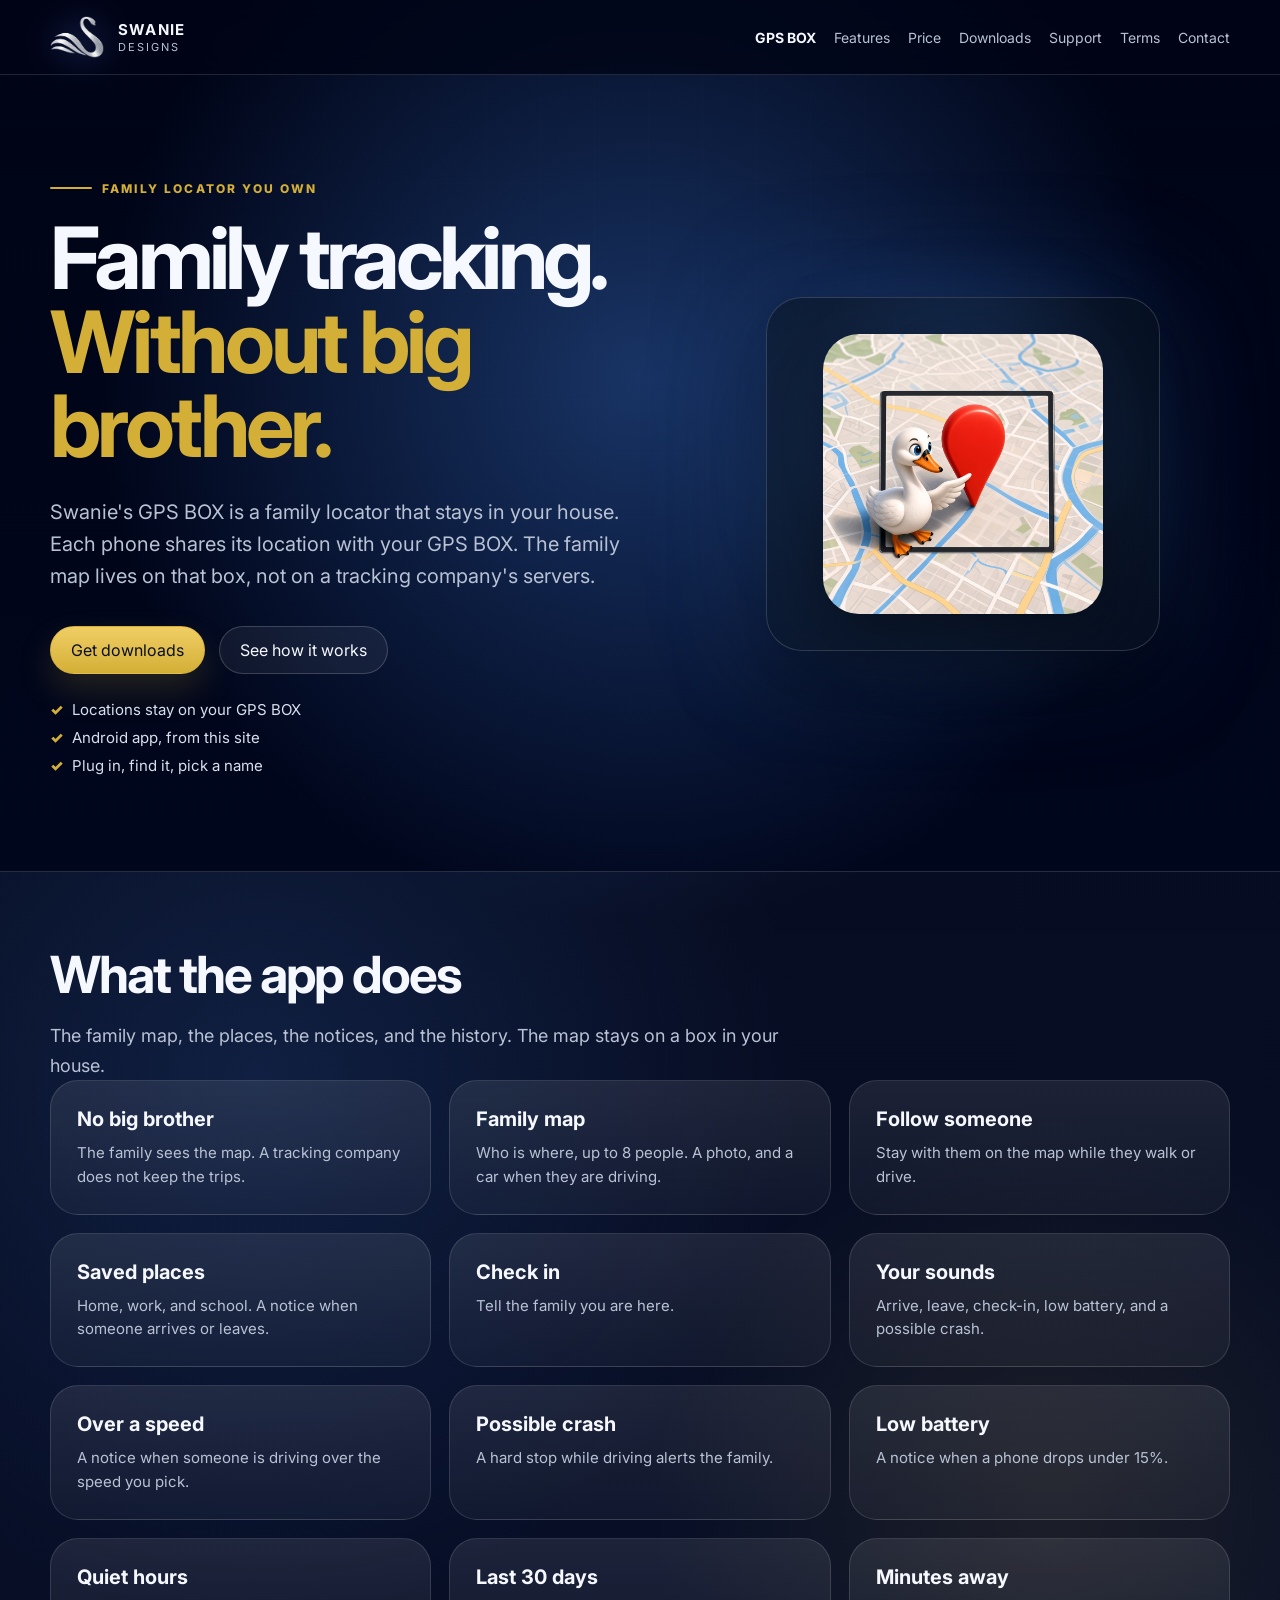
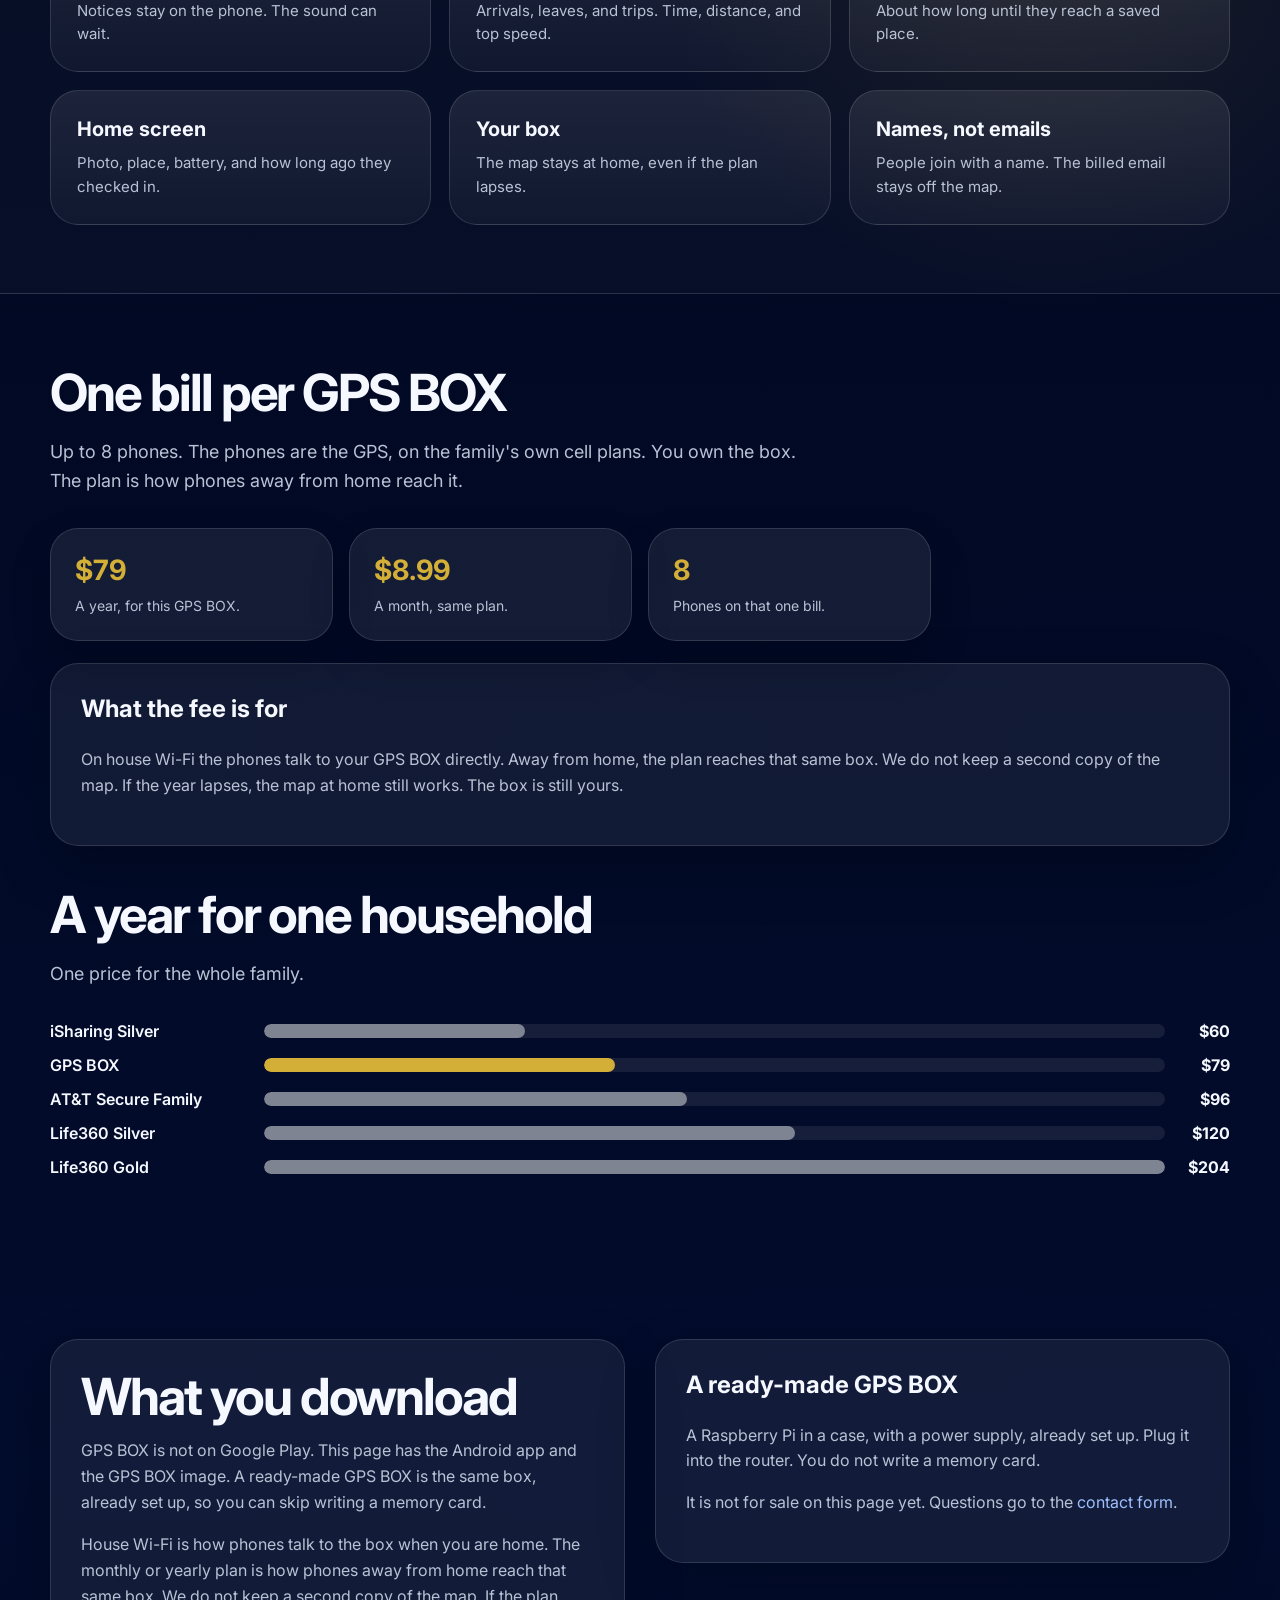
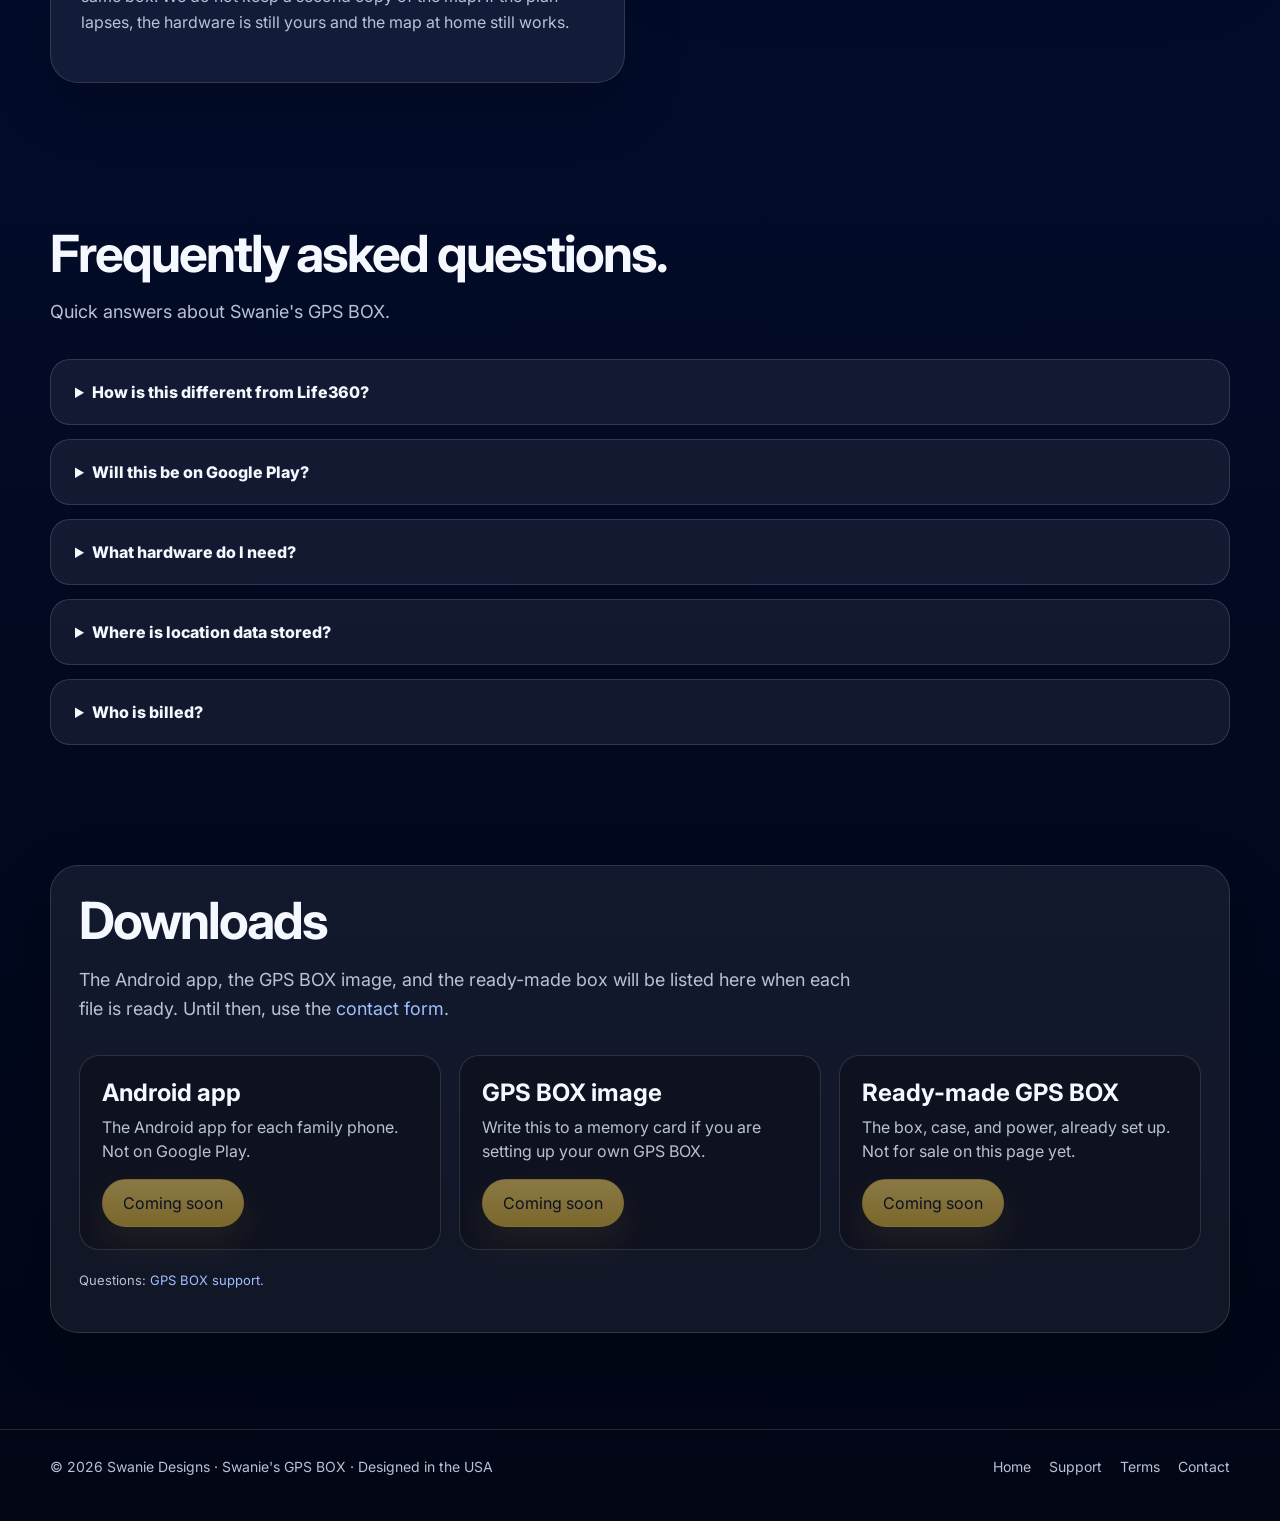
<file: website/gpsbox.html>
<!DOCTYPE html>
<html lang="en">
<head>
  <meta charset="UTF-8" />
  <meta name="viewport" content="width=device-width, initial-scale=1" />
  <meta name="description" content="Swanie's GPS BOX — a family map, places, arrive and leave, check-in, and history. The map stays on a box in your house, not with a tracking company." />
  <meta name="theme-color" content="#000416" />
  <link rel="canonical" href="https://swaniedesigns.com/gpsbox.html" />
  <meta name="robots" content="index, follow" />
  <meta property="og:type" content="website" />
  <meta property="og:site_name" content="Swanie Designs" />
  <meta property="og:title" content="Swanie's GPS BOX — family tracking you own" />
  <meta property="og:description" content="Your family’s locations live on a Raspberry Pi in your house — shared with each other, not with a tracking company." />
  <meta property="og:url" content="https://swaniedesigns.com/gpsbox.html" />
  <meta property="og:image" content="https://swaniedesigns.com/images/gpsbox-icon.png" />
  <meta name="twitter:card" content="summary_large_image" />
  <meta name="twitter:title" content="Swanie's GPS BOX" />
  <meta name="twitter:description" content="Family tracking, without big brother. Android app plus a Pi at home." />
  <meta name="twitter:image" content="https://swaniedesigns.com/images/gpsbox-icon.png" />
  <link rel="icon" type="image/png" href="favicon-tab.png?v=2" />
  <link rel="apple-touch-icon" href="favicon-tab.png?v=2" />
  <title>Swanie's GPS BOX — family tracking you own</title>
  <script type="application/ld+json">
  {
    "@context": "https://schema.org",
    "@type": "SoftwareApplication",
    "name": "Swanie's GPS BOX",
    "url": "https://swaniedesigns.com/gpsbox.html",
    "operatingSystem": "Android",
    "applicationCategory": "LifestyleApplication",
    "description": "Family locator. The map, places, arrive and leave, check-in, crash, battery, and history stay on a GPS BOX at home. Install the Android app from this site. The manager email is billed for up to 8 people.",
    "author": {
      "@type": "Organization",
      "name": "Swanie Designs",
      "url": "https://swaniedesigns.com/"
    }
  }
  </script>
  <link rel="preconnect" href="https://fonts.googleapis.com" />
  <link rel="preconnect" href="https://fonts.gstatic.com" crossorigin />
  <link href="https://fonts.googleapis.com/css2?family=Inter:wght@400;500;600;700;800&display=swap" rel="stylesheet" />
  <link rel="stylesheet" href="styles.css?v=20260929a1" />
  <style>
    .price-chart { display: grid; gap: 14px; margin: 8px 0 18px; }
    .price-row { display: grid; grid-template-columns: minmax(140px, 200px) 1fr auto; gap: 14px; align-items: center; }
    .price-name { font-weight: 600; }
    .price-track { height: 14px; border-radius: 999px; background: rgba(255, 255, 255, 0.08); overflow: hidden; }
    .price-bar { display: block; height: 100%; border-radius: inherit; background: rgba(255, 255, 255, 0.45); }
    .price-row--us .price-bar { background: var(--gold); }
    .price-amt { font-weight: 700; min-width: 3.2rem; text-align: right; }
    @media (max-width: 640px) {
      .price-row { grid-template-columns: 1fr auto; }
      .price-track { grid-column: 1 / -1; }
    }
  </style>
</head>
<body>
  <header class="nav">
    <div class="wrap nav-inner">
      <a class="brand" href="index.html" aria-label="Swanie Designs home">
        <img src="images/swan-no-background.png" alt="" width="54" height="54" />
        <span class="brand-title"><strong>SWANIE</strong><span>DESIGNS</span></span>
      </a>
      <nav class="nav-links" aria-label="GPS BOX">
        <a href="gpsbox.html" aria-current="page">GPS BOX</a>
        <a href="#features">Features</a>
        <a href="#price">Price</a>
        <a href="#download">Downloads</a>
        <a href="gpsbox/support/">Support</a>
        <a href="gpsbox/terms/">Terms</a>
        <a href="contact.html?topic=gpsbox">Contact</a>
      </nav>
    </div>
  </header>

  <main id="top">
    <section class="hero">
      <div class="wrap hero-grid">
        <div>
          <div class="eyebrow">Family locator you own</div>
          <h1>Family tracking.<span>Without big brother.</span></h1>
          <p class="hero-copy">Swanie's GPS BOX is a family locator that stays in your house. Each phone shares its location with your GPS BOX. The family map lives on that box, not on a tracking company's servers.</p>
          <div class="hero-actions">
            <a class="btn" href="#download">Get downloads</a>
            <a class="btn secondary" href="#features">See how it works</a>
          </div>
          <div class="trust" aria-label="Key benefits">
            <span>Locations stay on your GPS BOX</span>
            <span>Android app, from this site</span>
            <span>Plug in, find it, pick a name</span>
          </div>
        </div>
        <div class="phone-card phone-card--gpsbox" aria-label="Swanie's GPS BOX app icon">
          <img src="images/gpsbox-icon.png" alt="Swanie's GPS BOX app icon — a swan holding a map pin" width="1024" height="1024" />
        </div>
      </div>
    </section>

    <section class="showcase" id="features">
      <div class="wrap">
        <div class="section-head">
          <h2>What the app does</h2>
          <p>The family map, the places, the notices, and the history. The map stays on a box in your house.</p>
        </div>
        <div class="feature-grid">
          <article class="feature-card">
            <h3>No big brother</h3>
            <p>The family sees the map. A tracking company does not keep the trips.</p>
          </article>
          <article class="feature-card">
            <h3>Family map</h3>
            <p>Who is where, up to 8 people. A photo, and a car when they are driving.</p>
          </article>
          <article class="feature-card">
            <h3>Follow someone</h3>
            <p>Stay with them on the map while they walk or drive.</p>
          </article>
          <article class="feature-card">
            <h3>Saved places</h3>
            <p>Home, work, and school. A notice when someone arrives or leaves.</p>
          </article>
          <article class="feature-card">
            <h3>Check in</h3>
            <p>Tell the family you are here.</p>
          </article>
          <article class="feature-card">
            <h3>Your sounds</h3>
            <p>Arrive, leave, check-in, low battery, and a possible crash.</p>
          </article>
          <article class="feature-card">
            <h3>Over a speed</h3>
            <p>A notice when someone is driving over the speed you pick.</p>
          </article>
          <article class="feature-card">
            <h3>Possible crash</h3>
            <p>A hard stop while driving alerts the family.</p>
          </article>
          <article class="feature-card">
            <h3>Low battery</h3>
            <p>A notice when a phone drops under 15%.</p>
          </article>
          <article class="feature-card">
            <h3>Quiet hours</h3>
            <p>Notices stay on the phone. The sound can wait.</p>
          </article>
          <article class="feature-card">
            <h3>Last 30 days</h3>
            <p>Arrivals, leaves, and trips. Time, distance, and top speed.</p>
          </article>
          <article class="feature-card">
            <h3>Minutes away</h3>
            <p>About how long until they reach a saved place.</p>
          </article>
          <article class="feature-card">
            <h3>Home screen</h3>
            <p>Photo, place, battery, and how long ago they checked in.</p>
          </article>
          <article class="feature-card">
            <h3>Your box</h3>
            <p>The map stays at home, even if the plan lapses.</p>
          </article>
          <article class="feature-card">
            <h3>Names, not emails</h3>
            <p>People join with a name. The billed email stays off the map.</p>
          </article>
        </div>
      </div>
    </section>

    <section id="price">
      <div class="wrap">
        <div class="section-head">
          <h2>One bill per GPS BOX</h2>
          <p>Up to 8 phones. The phones are the GPS, on the family's own cell plans. You own the box. The plan is how phones away from home reach it.</p>
        </div>
        <div class="stats-grid">
          <div class="stat"><strong>$79</strong><span>A year, for this GPS BOX.</span></div>
          <div class="stat"><strong>$8.99</strong><span>A month, same plan.</span></div>
          <div class="stat"><strong>8</strong><span>Phones on that one bill.</span></div>
        </div>
        <div class="panel" style="margin-top: 22px;">
          <h3>What the fee is for</h3>
          <p>On house Wi-Fi the phones talk to your GPS BOX directly. Away from home, the plan reaches that same box. We do not keep a second copy of the map. If the year lapses, the map at home still works. The box is still yours.</p>
        </div>
        <div class="section-head" style="margin-top: 42px;">
          <h2>A year for one household</h2>
          <p>One price for the whole family.</p>
        </div>
        <div class="price-chart" aria-label="Yearly price for one household">
          <div class="price-row">
            <span class="price-name">iSharing Silver</span>
            <span class="price-track"><span class="price-bar" style="width: 29%"></span></span>
            <span class="price-amt">$60</span>
          </div>
          <div class="price-row price-row--us">
            <span class="price-name">GPS BOX</span>
            <span class="price-track"><span class="price-bar" style="width: 39%"></span></span>
            <span class="price-amt">$79</span>
          </div>
          <div class="price-row">
            <span class="price-name">AT&amp;T Secure Family</span>
            <span class="price-track"><span class="price-bar" style="width: 47%"></span></span>
            <span class="price-amt">$96</span>
          </div>
          <div class="price-row">
            <span class="price-name">Life360 Silver</span>
            <span class="price-track"><span class="price-bar" style="width: 59%"></span></span>
            <span class="price-amt">$120</span>
          </div>
          <div class="price-row">
            <span class="price-name">Life360 Gold</span>
            <span class="price-track"><span class="price-bar" style="width: 100%"></span></span>
            <span class="price-amt">$204</span>
          </div>
        </div>
      </div>
    </section>

    <section id="hardware">
      <div class="wrap split">
        <div class="panel">
          <h2>What you download</h2>
          <p>GPS BOX is not on Google Play. This page has the Android app and the GPS BOX image. A ready-made GPS BOX is the same box, already set up, so you can skip writing a memory card.</p>
          <p>House Wi-Fi is how phones talk to the box when you are home. The monthly or yearly plan is how phones away from home reach that same box. We do not keep a second copy of the map. If the plan lapses, the hardware is still yours and the map at home still works.</p>
        </div>
        <div class="panel">
          <h3>A ready-made GPS BOX</h3>
          <p>A Raspberry Pi in a case, with a power supply, already set up. Plug it into the router. You do not write a memory card.</p>
          <p>It is not for sale on this page yet. Questions go to the <a href="contact.html?topic=gpsbox" style="color:var(--link)">contact form</a>.</p>
        </div>
      </div>
    </section>

    <section id="faq">
      <div class="wrap">
        <div class="section-head">
          <h2>Frequently asked questions.</h2>
          <p>Quick answers about Swanie's GPS BOX.</p>
        </div>
        <div class="faq">
          <details>
            <summary>How is this different from Life360?</summary>
            <p>Life360 keeps the map. GPS BOX keeps the map on a box in your house. The family sees it. A tracking company does not keep a file of every trip.</p>
          </details>
          <details>
            <summary>Will this be on Google Play?</summary>
            <p>No. You install the Android app from the file on this page.</p>
          </details>
          <details>
            <summary>What hardware do I need?</summary>
            <p>Android phones, and a GPS BOX at home. Write the image to a memory card yourself, or use a ready-made GPS BOX. That ready-made box is not for sale on this page yet.</p>
          </details>
          <details>
            <summary>Where is location data stored?</summary>
            <p>On your GPS BOX at home. Phones in the house reach it on your Wi-Fi. Phones away from home reach that same box through the monthly or yearly plan. We do not keep a second copy of the map.</p>
          </details>
          <details>
            <summary>Who is billed?</summary>
            <p>One plan per GPS BOX, on the manager's email, for up to 8 people. $79 a year, or $8.99 a month. Members pick a name. GPS BOX does not ask a member for an email. That email is not shown on the map.</p>
          </details>
        </div>
      </div>
    </section>

    <section class="download" id="download">
      <div class="wrap">
        <div class="panel download-panel">
          <div class="section-head">
            <h2>Downloads</h2>
            <p>The Android app, the GPS BOX image, and the ready-made box will be listed here when each file is ready. Until then, use the <a href="contact.html?topic=gpsbox" style="color:var(--link)">contact form</a>.</p>
          </div>
          <div class="gpsbox-download-grid">
            <div class="camview-download-card">
              <h3>Android app</h3>
              <p>The Android app for each family phone. Not on Google Play.</p>
              <span class="btn btn-disabled" aria-disabled="true">Coming soon</span>
            </div>
            <div class="camview-download-card">
              <h3>GPS BOX image</h3>
              <p>Write this to a memory card if you are setting up your own GPS BOX.</p>
              <span class="btn btn-disabled" aria-disabled="true">Coming soon</span>
            </div>
            <div class="camview-download-card">
              <h3>Ready-made GPS BOX</h3>
              <p>The box, case, and power, already set up. Not for sale on this page yet.</p>
              <span class="btn btn-disabled" aria-disabled="true">Coming soon</span>
            </div>
          </div>
          <p class="note" style="margin-top: 1.25rem;">Questions: <a href="gpsbox/support/" style="color:var(--link)">GPS BOX support</a>.</p>
        </div>
      </div>
    </section>
  </main>

  <footer class="footer">
    <div class="wrap footer-inner">
      <div>© <span id="y"></span> Swanie Designs · Swanie's GPS BOX · Designed in the USA</div>
      <div>
        <a href="index.html">Home</a>
        <a href="gpsbox/support/">Support</a>
        <a href="gpsbox/terms/">Terms</a>
        <a href="contact.html?topic=gpsbox">Contact</a>
      </div>
    </div>
  </footer>
  <script>
    document.getElementById("y").textContent = new Date().getFullYear();
  </script>
</body>
</html>
</file>
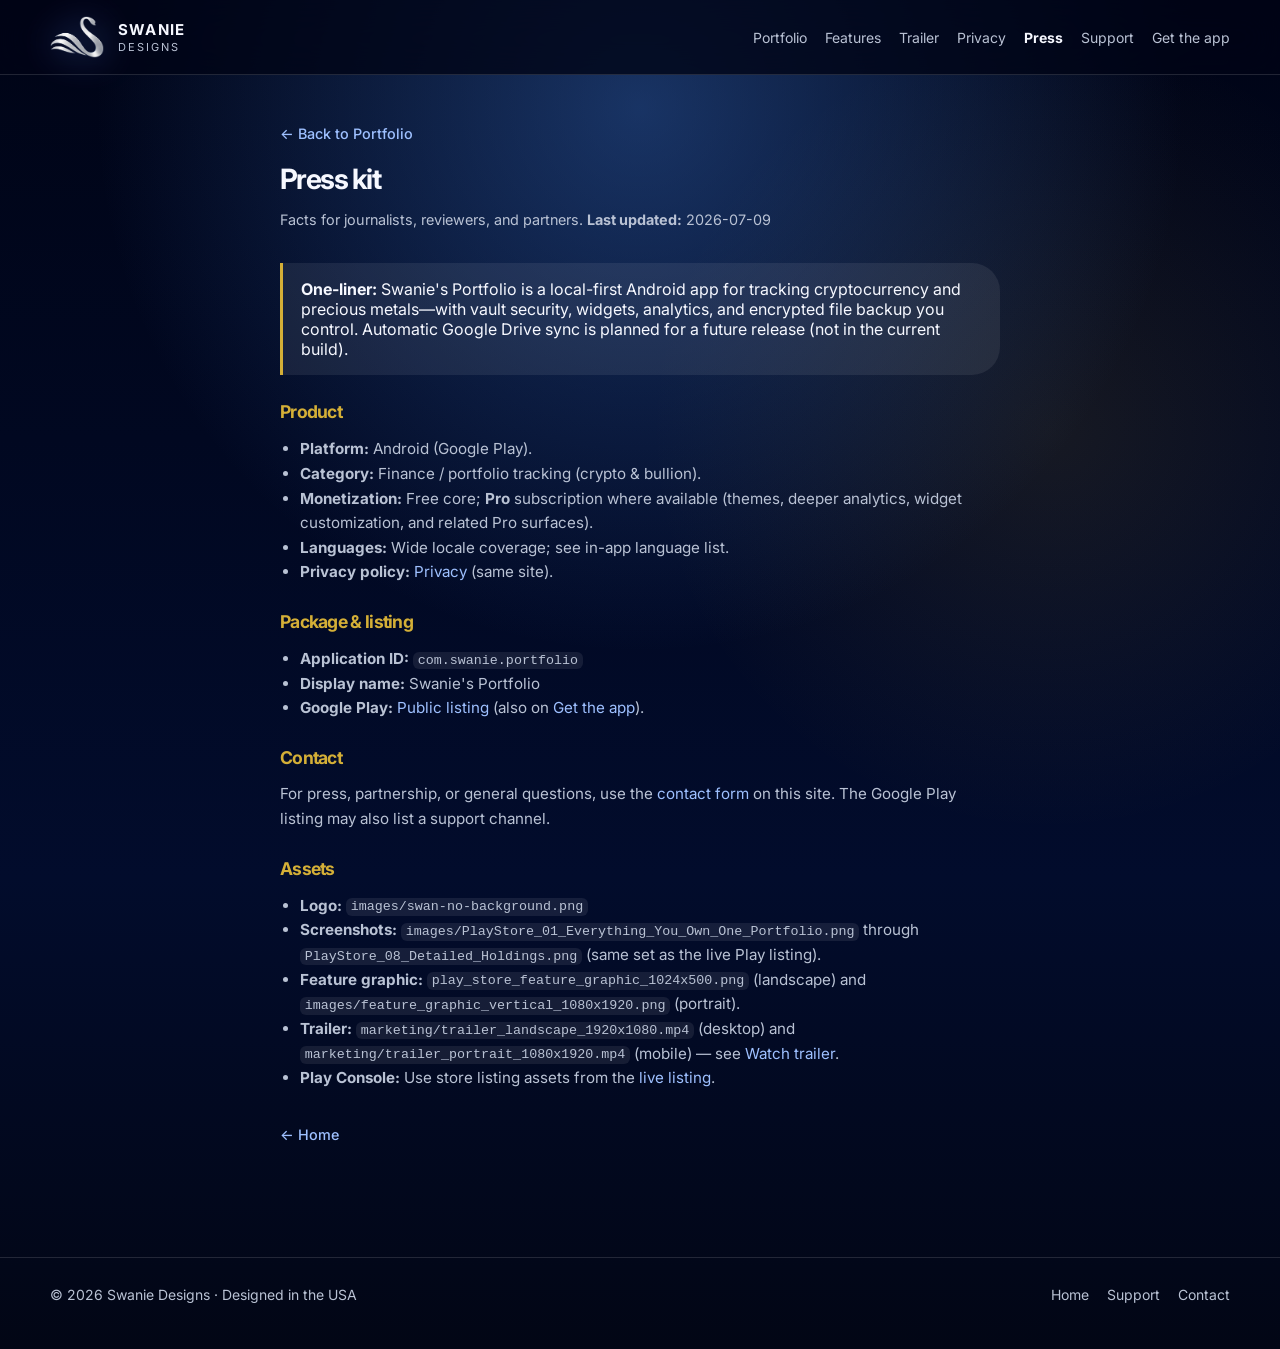
<file: website/press.html>
<!DOCTYPE html>
<html lang="en">
<head>
  <meta charset="UTF-8" />
  <meta name="viewport" content="width=device-width, initial-scale=1" />
  <meta name="description" content="Press kit — Swanie's Portfolio: Android crypto and precious metals portfolio tracker. Package ID, facts, screenshots, and privacy links for reviewers." />
  <meta name="theme-color" content="#000416" />
  <link rel="canonical" href="https://swaniedesigns.com/press.html" />
  <meta name="robots" content="index, follow" />
  <meta property="og:type" content="website" />
  <meta property="og:site_name" content="Swanie Designs" />
  <meta property="og:title" content="Press kit — Swanie's Portfolio" />
  <meta property="og:description" content="Facts and links for reviewers: Android portfolio app for crypto and precious metals." />
  <meta property="og:url" content="https://swaniedesigns.com/press.html" />
  <meta property="og:image" content="https://swaniedesigns.com/play_store_feature_graphic_1024x500.png" />
  <meta name="twitter:card" content="summary_large_image" />
  <meta name="twitter:title" content="Press kit — Swanie's Portfolio" />
  <meta name="twitter:description" content="Android crypto and precious metals portfolio tracker — press facts and links." />
  <meta name="twitter:image" content="https://swaniedesigns.com/play_store_feature_graphic_1024x500.png" />
  <link rel="icon" type="image/png" href="favicon-tab.png?v=2" />
  <link rel="apple-touch-icon" href="favicon-tab.png?v=2" />
  <title>Press kit — Swanie's Portfolio</title>
  <link rel="preconnect" href="https://fonts.googleapis.com" />
  <link rel="preconnect" href="https://fonts.gstatic.com" crossorigin />
  <link href="https://fonts.googleapis.com/css2?family=Inter:wght@400;500;600;700;800&display=swap" rel="stylesheet" />
  <link rel="stylesheet" href="styles.css?v=20260929a1" />
</head>
<body>
  <header class="nav">
    <div class="wrap nav-inner">
      <a class="brand" href="index.html" aria-label="Swanie Designs home">
        <img src="images/swan-no-background.png" alt="" width="54" height="54" />
        <span class="brand-title"><strong>SWANIE</strong><span>DESIGNS</span></span>
      </a>
      <nav class="nav-links" aria-label="Portfolio">
        <a href="portfolio.html">Portfolio</a>
        <a href="portfolio.html#features">Features</a>
        <a href="portfolio.html#trailer">Trailer</a>
        <a href="privacy.html">Privacy</a>
        <a href="press.html" aria-current="page">Press</a>
        <a href="portfolio/support/">Support</a>
        <a href="portfolio.html#download">Get the app</a>
      </nav>
    </div>
  </header>
  <main class="wrap page-main legal-page press-page">
    <a class="back-link" href="portfolio.html">← Back to Portfolio</a>
    <h1>Press kit</h1>
    <p class="meta">Facts for journalists, reviewers, and partners. <strong>Last updated:</strong> 2026-07-09</p>

    <div class="callout">
      <strong>One-liner:</strong> Swanie's Portfolio is a local-first Android app for tracking cryptocurrency and precious metals—with vault security, widgets, analytics, and encrypted file backup you control. Automatic Google Drive sync is planned for a future release (not in the current build).
    </div>

    <h2>Product</h2>
    <ul>
      <li><strong>Platform:</strong> Android (Google Play).</li>
      <li><strong>Category:</strong> Finance / portfolio tracking (crypto &amp; bullion).</li>
      <li><strong>Monetization:</strong> Free core; <strong>Pro</strong> subscription where available (themes, deeper analytics, widget customization, and related Pro surfaces).</li>
      <li><strong>Languages:</strong> Wide locale coverage; see in-app language list.</li>
      <li><strong>Privacy policy:</strong> <a href="privacy.html">Privacy</a> (same site).</li>
    </ul>

    <h2>Package &amp; listing</h2>
    <ul>
      <li><strong>Application ID:</strong> <code>com.swanie.portfolio</code></li>
      <li><strong>Display name:</strong> Swanie's Portfolio</li>
      <li><strong>Google Play:</strong> <a href="https://play.google.com/store/apps/details?id=com.swanie.portfolio">Public listing</a> (also on <a href="portfolio.html#download">Get the app</a>).</li>
    </ul>

    <h2>Contact</h2>
    <p>
      For press, partnership, or general questions, use the
      <a href="contact.html">contact form</a> on this site. The Google Play listing may also list a support channel.
    </p>

    <h2>Assets</h2>
    <ul>
      <li><strong>Logo:</strong> <code>images/swan-no-background.png</code></li>
      <li><strong>Screenshots:</strong> <code>images/PlayStore_01_Everything_You_Own_One_Portfolio.png</code> through <code>PlayStore_08_Detailed_Holdings.png</code> (same set as the live Play listing).</li>
      <li><strong>Feature graphic:</strong> <code>play_store_feature_graphic_1024x500.png</code> (landscape) and <code>images/feature_graphic_vertical_1080x1920.png</code> (portrait).</li>
      <li><strong>Trailer:</strong> <code>marketing/trailer_landscape_1920x1080.mp4</code> (desktop) and <code>marketing/trailer_portrait_1080x1920.mp4</code> (mobile) — see <a href="portfolio.html#trailer">Watch trailer</a>.</li>
      <li><strong>Play Console:</strong> Use store listing assets from the <a href="https://play.google.com/store/apps/details?id=com.swanie.portfolio">live listing</a>.</li>
    </ul>

    <p style="margin-top: 2rem;"><a href="index.html" class="back-link">← Home</a></p>
  </main>

  <footer class="footer">
    <div class="wrap footer-inner">
      <div>© <span id="y"></span> Swanie Designs · Designed in the USA</div>
      <div>
        <a href="index.html">Home</a>
        <a href="portfolio/support/">Support</a>
        <a href="contact.html?topic=portfolio">Contact</a>
      </div>
    </div>
  </footer>
  <script>
    document.getElementById("y").textContent = new Date().getFullYear();
  </script>
</body>
</html>
</file>
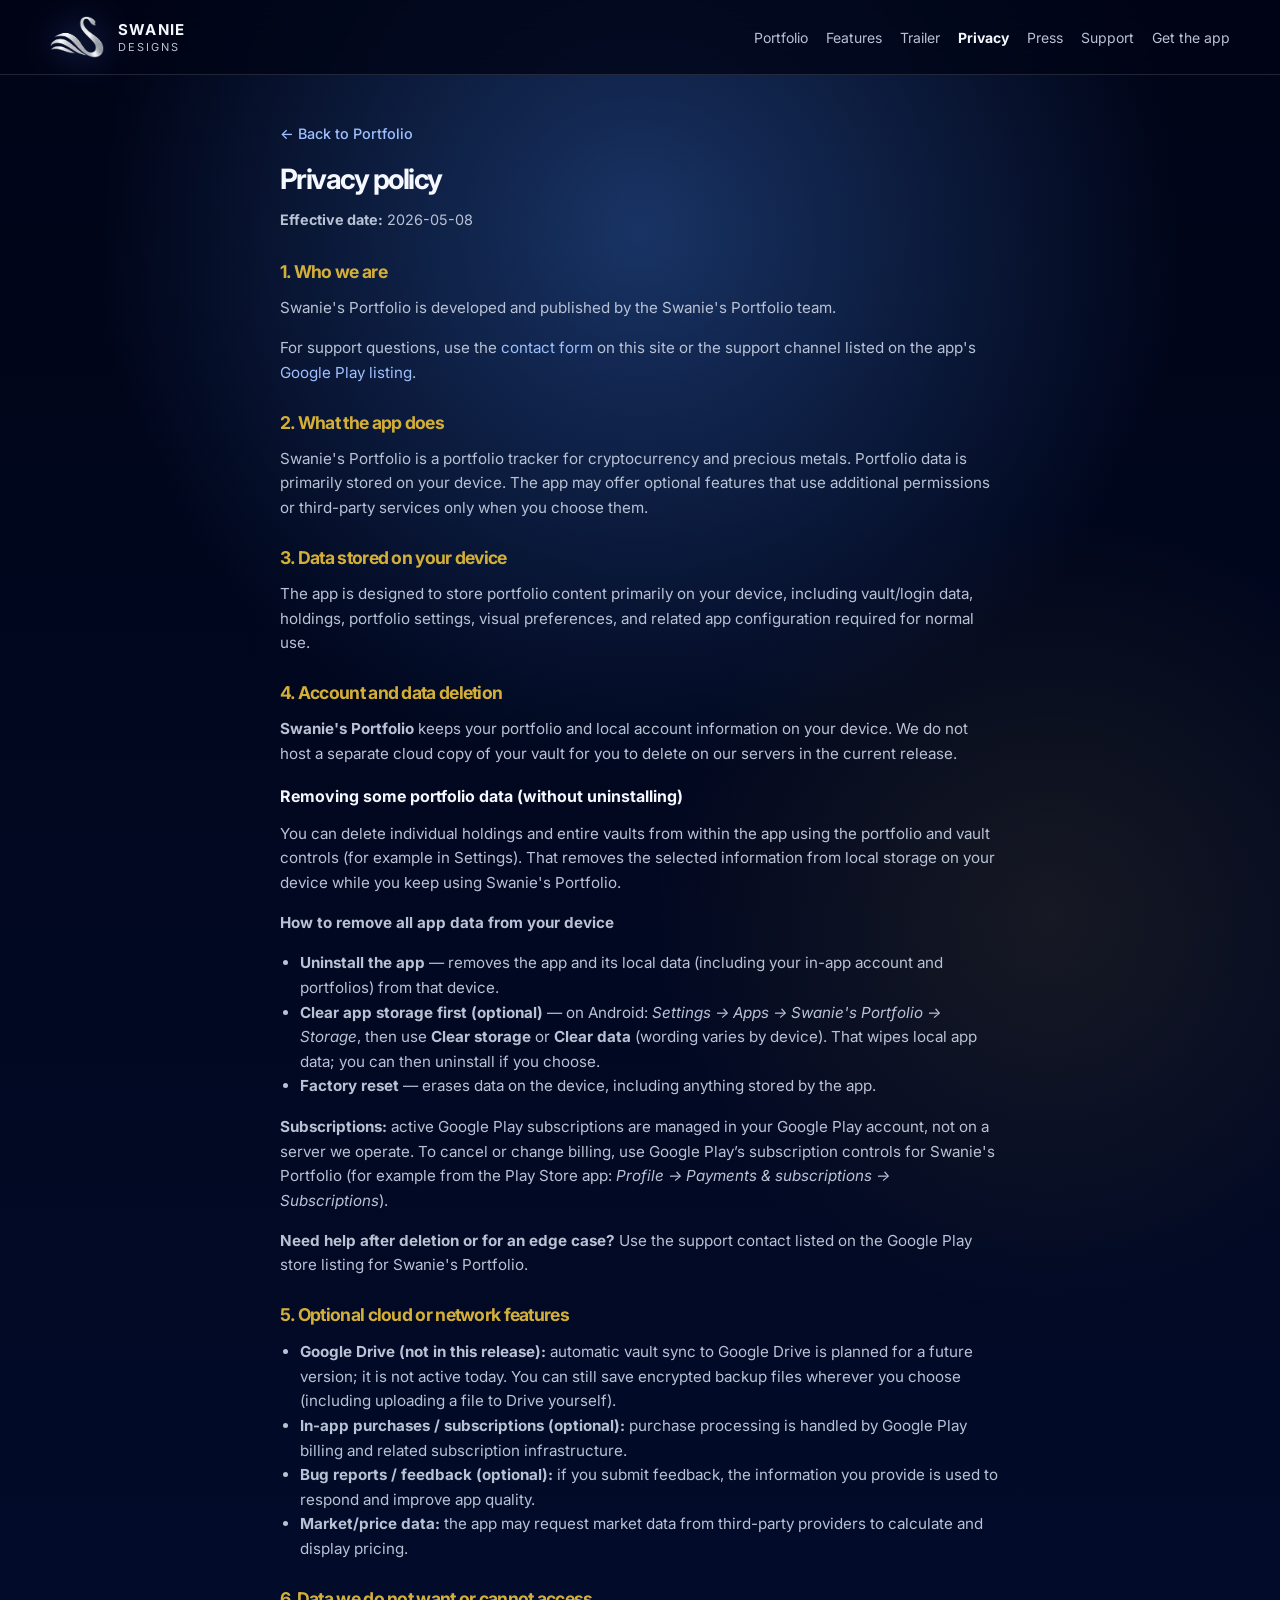
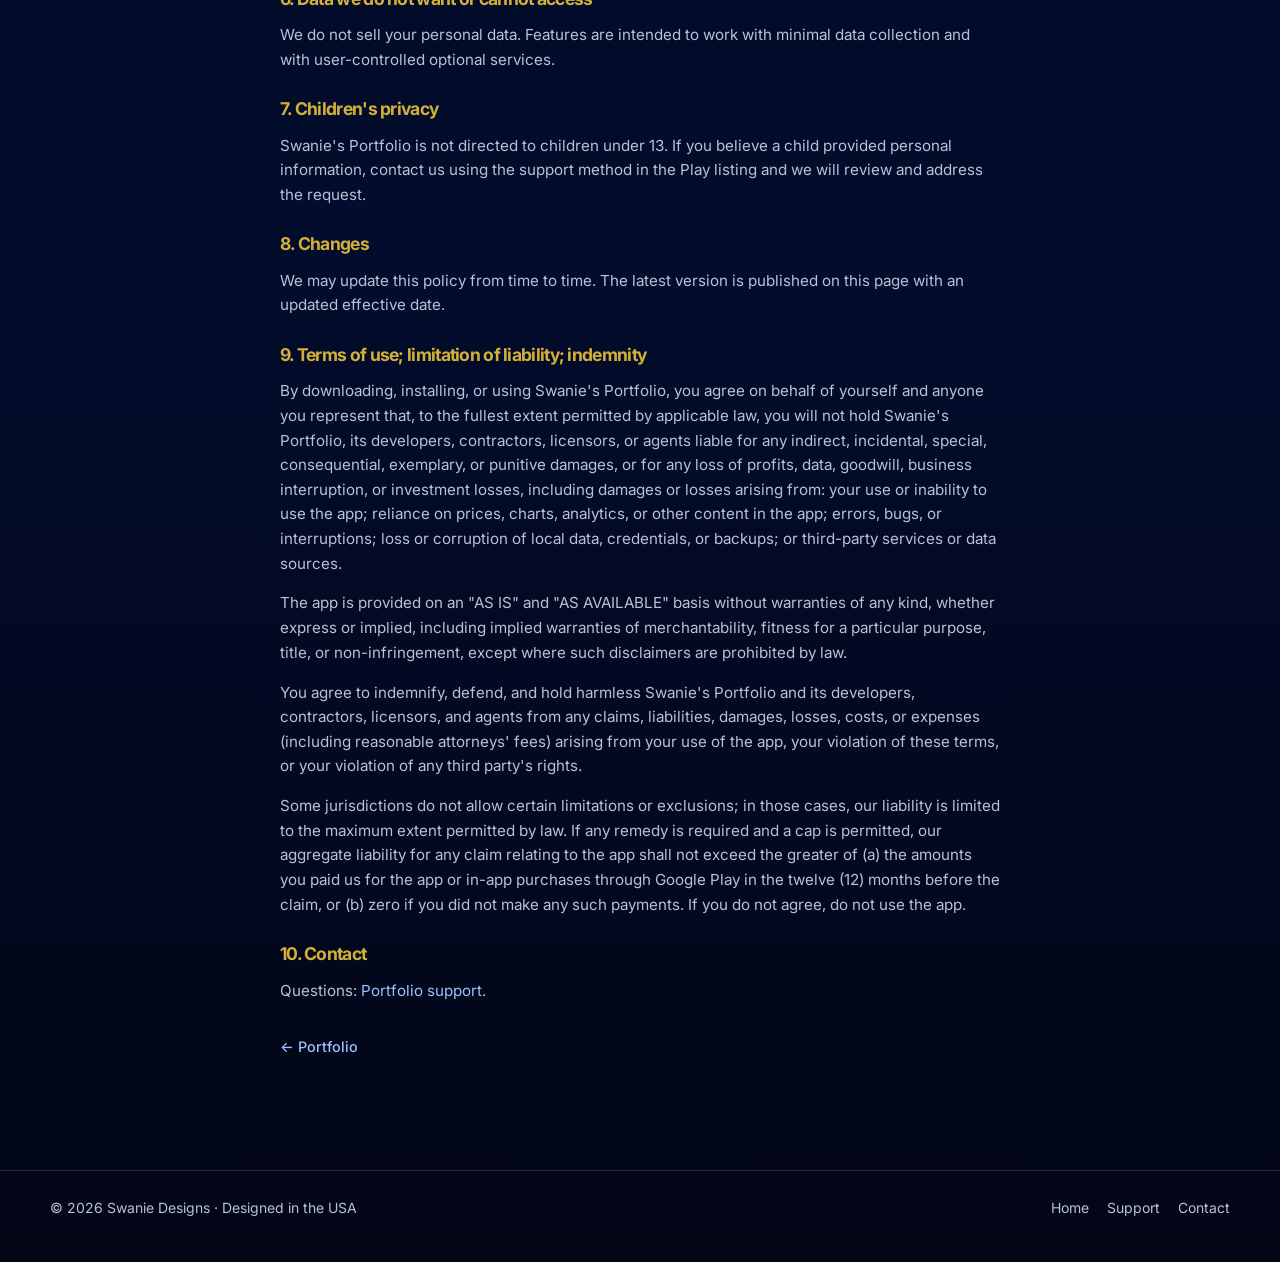
<file: website/privacy.html>
<!DOCTYPE html>
<html lang="en">
<head>
  <meta charset="UTF-8" />
  <meta name="viewport" content="width=device-width, initial-scale=1" />
  <meta name="description" content="Privacy policy for Swanie's Portfolio — Android crypto and precious metals tracker. Local-first data, Play billing, RevenueCat, and user deletion options." />
  <meta name="theme-color" content="#000416" />
  <link rel="canonical" href="https://swaniedesigns.com/privacy.html" />
  <meta name="robots" content="index, follow" />
  <meta property="og:type" content="website" />
  <meta property="og:site_name" content="Swanie Designs" />
  <meta property="og:title" content="Privacy policy — Swanie's Portfolio" />
  <meta property="og:description" content="How Swanie's Portfolio handles your data on Android — local storage, optional network use, and account deletion." />
  <meta property="og:url" content="https://swaniedesigns.com/privacy.html" />
  <meta property="og:image" content="https://swaniedesigns.com/play_store_app_icon_512.png" />
  <meta name="twitter:card" content="summary" />
  <meta name="twitter:title" content="Privacy policy — Swanie's Portfolio" />
  <meta name="twitter:description" content="Privacy policy for the Swanie's Portfolio Android app." />
  <link rel="icon" type="image/png" href="favicon-tab.png?v=2" />
  <link rel="apple-touch-icon" href="favicon-tab.png?v=2" />
  <title>Privacy policy — Swanie's Portfolio</title>
  <link rel="preconnect" href="https://fonts.googleapis.com" />
  <link rel="preconnect" href="https://fonts.gstatic.com" crossorigin />
  <link href="https://fonts.googleapis.com/css2?family=Inter:wght@400;500;600;700;800&display=swap" rel="stylesheet" />
  <link rel="stylesheet" href="styles.css?v=20260929a1" />
</head>
<body>
  <header class="nav">
    <div class="wrap nav-inner">
      <a class="brand" href="index.html" aria-label="Swanie Designs home">
        <img src="images/swan-no-background.png" alt="" width="54" height="54" />
        <span class="brand-title"><strong>SWANIE</strong><span>DESIGNS</span></span>
      </a>
      <nav class="nav-links" aria-label="Portfolio">
        <a href="portfolio.html">Portfolio</a>
        <a href="portfolio.html#features">Features</a>
        <a href="portfolio.html#trailer">Trailer</a>
        <a href="privacy.html" aria-current="page">Privacy</a>
        <a href="press.html">Press</a>
        <a href="portfolio/support/">Support</a>
        <a href="portfolio.html#download">Get the app</a>
      </nav>
    </div>
  </header>
  <main class="wrap page-main legal-page">
      <a class="back-link" href="portfolio.html">← Back to Portfolio</a>
      <h1>Privacy policy</h1>
      <p class="meta"><strong>Effective date:</strong> 2026-05-08</p>

      <h2>1. Who we are</h2>
      <p>Swanie's Portfolio is developed and published by the Swanie's Portfolio team.</p>
      <p>For support questions, use the <a href="contact.html">contact form</a> on this site or the support channel listed on the app's <a href="https://play.google.com/store/apps/details?id=com.swanie.portfolio">Google Play listing</a>.</p>

      <h2>2. What the app does</h2>
      <p>
        Swanie's Portfolio is a portfolio tracker for cryptocurrency and precious metals. Portfolio data is primarily stored
        on your device. The app may offer optional features that use additional permissions or third-party services only when you choose them.
      </p>

      <h2>3. Data stored on your device</h2>
      <p>
        The app is designed to store portfolio content primarily on your device, including vault/login data, holdings,
        portfolio settings, visual preferences, and related app configuration required for normal use.
      </p>

      <h2 id="account-deletion">4. Account and data deletion</h2>
      <p>
        <strong>Swanie's Portfolio</strong> keeps your portfolio and local account information on your device. We do not host a separate
        cloud copy of your vault for you to delete on our servers in the current release.
      </p>
      <h3 id="data-deletion">Removing some portfolio data (without uninstalling)</h3>
      <p>
        You can delete individual holdings and entire vaults from within the app using the portfolio and vault controls (for example in Settings).
        That removes the selected information from local storage on your device while you keep using Swanie's Portfolio.
      </p>
      <p><strong>How to remove all app data from your device</strong></p>
      <ul>
        <li><strong>Uninstall the app</strong> — removes the app and its local data (including your in-app account and portfolios) from that device.</li>
        <li><strong>Clear app storage first (optional)</strong> — on Android: <em>Settings → Apps → Swanie's Portfolio → Storage</em>, then use <strong>Clear storage</strong> or <strong>Clear data</strong>
          (wording varies by device). That wipes local app data; you can then uninstall if you choose.</li>
        <li><strong>Factory reset</strong> — erases data on the device, including anything stored by the app.</li>
      </ul>
      <p>
        <strong>Subscriptions:</strong> active Google Play subscriptions are managed in your Google Play account, not on a server we operate.
        To cancel or change billing, use Google Play’s subscription controls for Swanie's Portfolio (for example from the Play Store app:
        <em>Profile → Payments &amp; subscriptions → Subscriptions</em>).
      </p>
      <p>
        <strong>Need help after deletion or for an edge case?</strong> Use the support contact listed on the Google Play store listing for Swanie's Portfolio.
      </p>

      <h2>5. Optional cloud or network features</h2>
      <ul>
        <li><strong>Google Drive (not in this release):</strong> automatic vault sync to Google Drive is planned for a future version; it is not active today. You can still save encrypted backup files wherever you choose (including uploading a file to Drive yourself).</li>
        <li><strong>In-app purchases / subscriptions (optional):</strong> purchase processing is handled by Google Play billing and related subscription infrastructure.</li>
        <li><strong>Bug reports / feedback (optional):</strong> if you submit feedback, the information you provide is used to respond and improve app quality.</li>
        <li><strong>Market/price data:</strong> the app may request market data from third-party providers to calculate and display pricing.</li>
      </ul>

      <h2>6. Data we do not want or cannot access</h2>
      <p>
        We do not sell your personal data. Features are intended to work with minimal data collection and with user-controlled
        optional services.
      </p>

      <h2>7. Children's privacy</h2>
      <p>
        Swanie's Portfolio is not directed to children under 13. If you believe a child provided personal information,
        contact us using the support method in the Play listing and we will review and address the request.
      </p>

      <h2>8. Changes</h2>
      <p>
        We may update this policy from time to time. The latest version is published on this page with an updated effective date.
      </p>

      <h2>9. Terms of use; limitation of liability; indemnity</h2>
      <p>
        By downloading, installing, or using Swanie's Portfolio, you agree on behalf of yourself and anyone you represent that,
        to the fullest extent permitted by applicable law, you will not hold Swanie's Portfolio, its developers, contractors,
        licensors, or agents liable for any indirect, incidental, special, consequential, exemplary, or punitive damages, or
        for any loss of profits, data, goodwill, business interruption, or investment losses, including damages or losses arising
        from: your use or inability to use the app; reliance on prices, charts, analytics, or other content in the app; errors,
        bugs, or interruptions; loss or corruption of local data, credentials, or backups; or third-party services or data sources.
      </p>
      <p>
        The app is provided on an &quot;AS IS&quot; and &quot;AS AVAILABLE&quot; basis without warranties of any kind, whether express or implied,
        including implied warranties of merchantability, fitness for a particular purpose, title, or non-infringement, except
        where such disclaimers are prohibited by law.
      </p>
      <p>
        You agree to indemnify, defend, and hold harmless Swanie's Portfolio and its developers, contractors, licensors, and agents
        from any claims, liabilities, damages, losses, costs, or expenses (including reasonable attorneys' fees) arising from your
        use of the app, your violation of these terms, or your violation of any third party's rights.
      </p>
      <p>
        Some jurisdictions do not allow certain limitations or exclusions; in those cases, our liability is limited to the maximum
        extent permitted by law. If any remedy is required and a cap is permitted, our aggregate liability for any claim relating
        to the app shall not exceed the greater of (a) the amounts you paid us for the app or in-app purchases through Google Play
        in the twelve (12) months before the claim, or (b) zero if you did not make any such payments. If you do not agree, do not use the app.
      </p>

      <h2>10. Contact</h2>
      <p>Questions: <a href="portfolio/support/">Portfolio support</a>.</p>

      <p style="margin-top: 2rem;"><a href="portfolio.html" class="back-link">← Portfolio</a></p>
  </main>

  <footer class="footer">
    <div class="wrap footer-inner">
      <div>© <span id="y"></span> Swanie Designs · Designed in the USA</div>
      <div>
        <a href="index.html">Home</a>
        <a href="portfolio/support/">Support</a>
        <a href="contact.html?topic=portfolio">Contact</a>
      </div>
    </div>
  </footer>
  <script>
    document.getElementById("y").textContent = new Date().getFullYear();
  </script>
</body>
</html>
</file>
<file: website/styles.css>
/* Swanie's Portfolio — navy & gold brand theme (2026) */

:root {
  --bg: #000416;
  --bg2: #020c2c;
  --card: rgba(255, 255, 255, 0.075);
  --line: rgba(255, 255, 255, 0.13);
  --text: #f6f8ff;
  --muted: #b9c2d4;
  --gold: #d4af37;
  --link: #9ec0ff;
  --shadow: rgba(0, 0, 0, 0.45);
  --max: 1180px;
  --radius: 28px;
  --ease-out: cubic-bezier(0.22, 0.61, 0.36, 1);
  --hover-dur: 0.28s;
}

*,
*::before,
*::after {
  box-sizing: border-box;
}

html {
  scroll-behavior: smooth;
  scroll-padding-top: 84px;
}

body {
  margin: 0;
  font-family: Inter, ui-sans-serif, system-ui, -apple-system, BlinkMacSystemFont, "Segoe UI", Roboto, Arial, sans-serif;
  color: var(--text);
  background:
    radial-gradient(circle at 50% 8%, rgba(58, 116, 205, 0.42), transparent 34rem),
    radial-gradient(circle at 82% 32%, rgba(212, 175, 55, 0.1), transparent 25rem),
    linear-gradient(180deg, var(--bg), var(--bg2) 65%, #020615);
  overflow-x: hidden;
}

a {
  color: inherit;
  text-decoration: none;
}

img {
  max-width: 100%;
  display: block;
}

.wrap {
  width: min(var(--max), calc(100% - 36px));
  margin: 0 auto;
}

/* Navigation */
.nav {
  position: sticky;
  top: 0;
  z-index: 20;
  backdrop-filter: blur(18px);
  background: rgba(0, 4, 22, 0.78);
  border-bottom: 1px solid var(--line);
}

.nav-inner {
  min-height: 74px;
  display: flex;
  align-items: center;
  justify-content: space-between;
  gap: 22px;
}

.brand {
  display: flex;
  align-items: center;
  gap: 14px;
  min-width: 220px;
  transition: opacity var(--hover-dur) var(--ease-out);
}

.brand img {
  width: 54px;
  height: 54px;
  object-fit: contain;
  filter: drop-shadow(0 0 18px rgba(88, 145, 255, 0.45));
  transition: filter var(--hover-dur) var(--ease-out);
}

.brand-title {
  line-height: 1;
}

.brand-title strong {
  display: block;
  letter-spacing: 0.08em;
  font-size: 15px;
}

.brand-title span {
  display: block;
  margin-top: 5px;
  letter-spacing: 0.18em;
  color: var(--muted);
  font-size: 11px;
}

.nav-links {
  display: flex;
  align-items: center;
  justify-content: flex-end;
  gap: 18px;
  color: var(--muted);
  font-size: 14px;
}

.nav-links a {
  position: relative;
  transition: color var(--hover-dur) var(--ease-out);
}

.nav-links a:not([aria-current="page"])::after {
  content: "";
  position: absolute;
  left: 0;
  right: 0;
  bottom: -5px;
  height: 2px;
  border-radius: 99px;
  background: var(--gold);
  transform: scaleX(0);
  transition: transform var(--hover-dur) var(--ease-out);
}

.nav-links a:not([aria-current="page"]):hover::after,
.nav-links a:not([aria-current="page"]):focus-visible::after {
  transform: scaleX(1);
}

.nav-links a[aria-current="page"] {
  font-weight: 700;
  color: var(--text);
}

.nav-links a:hover {
  color: var(--text);
}

/* Buttons */
.btn {
  display: inline-flex;
  align-items: center;
  justify-content: center;
  gap: 10px;
  min-height: 48px;
  padding: 0 20px;
  border-radius: 999px;
  border: 1px solid rgba(212, 175, 55, 0.52);
  background: linear-gradient(180deg, #f0ce64, var(--gold));
  color: #071023;
  font-weight: 800;
  box-shadow: 0 16px 34px rgba(212, 175, 55, 0.17);
  white-space: nowrap;
  cursor: pointer;
  font: inherit;
  transition:
    transform var(--hover-dur) var(--ease-out),
    box-shadow var(--hover-dur) var(--ease-out),
    border-color var(--hover-dur) var(--ease-out),
    background var(--hover-dur) var(--ease-out),
    filter var(--hover-dur) var(--ease-out);
}

.btn.secondary,
.btn-secondary {
  color: var(--text);
  border-color: rgba(255, 255, 255, 0.18);
  background: rgba(255, 255, 255, 0.06);
  box-shadow: none;
}

.btn:disabled {
  opacity: 0.65;
  cursor: wait;
}

/* Hero */
.hero {
  position: relative;
  padding: 98px 0 96px;
}

.hero::before {
  content: "";
  position: absolute;
  inset: 0;
  pointer-events: none;
  background:
    linear-gradient(90deg, rgba(255, 255, 255, 0.035) 1px, transparent 1px),
    linear-gradient(180deg, rgba(255, 255, 255, 0.025) 1px, transparent 1px);
  background-size: 54px 54px;
  mask-image: radial-gradient(circle at 50% 18%, black, transparent 72%);
  opacity: 0.33;
}

.hero-grid {
  position: relative;
  display: grid;
  grid-template-columns: 1.05fr 0.95fr;
  gap: 56px;
  align-items: center;
}

.eyebrow {
  display: inline-flex;
  align-items: center;
  gap: 10px;
  color: var(--gold);
  text-transform: uppercase;
  letter-spacing: 0.18em;
  font-size: 12px;
  font-weight: 800;
  margin-bottom: 20px;
}

.eyebrow::before {
  content: "";
  width: 42px;
  height: 2px;
  background: var(--gold);
  border-radius: 99px;
}

h1 {
  margin: 0;
  font-size: clamp(48px, 7vw, 86px);
  line-height: 0.98;
  letter-spacing: -0.055em;
}

h1 span {
  display: block;
  color: var(--gold);
  letter-spacing: -0.045em;
}

.hero-copy {
  margin: 28px 0 0;
  color: var(--muted);
  font-size: 20px;
  line-height: 1.6;
  max-width: 650px;
}

.hero-actions {
  display: flex;
  flex-wrap: wrap;
  gap: 14px;
  margin-top: 34px;
}

.trust {
  margin-top: 26px;
  color: #d9dfed;
  display: grid;
  gap: 9px;
  font-size: 15px;
}

.trust span::before {
  content: "✓";
  color: var(--gold);
  font-weight: 900;
  margin-right: 9px;
}

.phone-card {
  position: relative;
  max-width: 420px;
  margin: 0 auto;
  padding: 18px;
  border-radius: 36px;
  background: linear-gradient(145deg, rgba(255, 255, 255, 0.13), rgba(255, 255, 255, 0.035));
  border: 1px solid rgba(255, 255, 255, 0.16);
  box-shadow: 0 40px 90px var(--shadow), 0 0 120px rgba(58, 116, 205, 0.28);
  transition:
    border-color var(--hover-dur) var(--ease-out),
    box-shadow var(--hover-dur) var(--ease-out),
    transform var(--hover-dur) var(--ease-out);
}

.phone-card::before {
  content: "";
  position: absolute;
  inset: -70px;
  z-index: -1;
  background: radial-gradient(circle, rgba(58, 116, 205, 0.37), transparent 64%);
  filter: blur(20px);
}

.phone-card img {
  border-radius: 24px;
  width: 100%;
  height: auto;
  object-fit: contain;
  background: #06102b;
}

/* Stats */
.stats {
  padding: 32px 0 88px;
}

.stats-grid {
  display: grid;
  grid-template-columns: repeat(4, 1fr);
  gap: 16px;
}

.stat {
  padding: 24px;
  border-radius: var(--radius);
  background: var(--card);
  border: 1px solid var(--line);
  box-shadow: 0 18px 40px rgba(0, 0, 0, 0.18);
  transition:
    border-color var(--hover-dur) var(--ease-out),
    background var(--hover-dur) var(--ease-out),
    box-shadow var(--hover-dur) var(--ease-out),
    transform var(--hover-dur) var(--ease-out);
}

.stat strong {
  display: block;
  font-size: 28px;
  color: var(--gold);
  margin-bottom: 8px;
}

.stat span {
  color: var(--muted);
  font-size: 14px;
  line-height: 1.45;
}

/* Sections */
section {
  padding: 72px 0;
}

#features {
  padding: 76px 0 68px;
}

#features .section-head {
  margin-bottom: 0;
}

#features .section-head p {
  margin-top: 20px;
}

#features .gold-line {
  margin-top: 30px;
}

#features .features {
  margin-top: 44px;
}

#privacy {
  padding-top: 52px;
}

.section-head {
  max-width: 780px;
  margin-bottom: 32px;
}

.section-head.center {
  text-align: center;
  margin-left: auto;
  margin-right: auto;
}

h2 {
  margin: 0;
  font-size: clamp(34px, 4vw, 56px);
  line-height: 1.03;
  letter-spacing: -0.04em;
}

.section-head p {
  margin: 18px 0 0;
  color: var(--muted);
  font-size: 18px;
  line-height: 1.65;
}

.gold-line {
  width: 100%;
  height: 7px;
  display: flex;
  align-items: center;
  justify-content: center;
  margin: 28px 0 0;
}

.gold-line::before,
.gold-line::after {
  content: "";
  height: 4px;
  width: min(42vw, 430px);
  background: var(--gold);
  border-radius: 99px;
}

.diamond {
  width: 20px;
  height: 20px;
  transform: rotate(45deg);
  border: 4px solid var(--gold);
  margin: 0 24px;
}

/* Features */
.features {
  display: grid;
  grid-template-columns: repeat(4, 1fr);
  gap: 18px;
  align-items: stretch;
}

.feature-card {
  display: flex;
  flex-direction: column;
  height: 100%;
  padding: 26px;
  border-radius: var(--radius);
  background: linear-gradient(180deg, rgba(255, 255, 255, 0.09), rgba(255, 255, 255, 0.04));
  border: 1px solid var(--line);
  transition:
    border-color var(--hover-dur) var(--ease-out),
    background var(--hover-dur) var(--ease-out),
    box-shadow var(--hover-dur) var(--ease-out),
    transform var(--hover-dur) var(--ease-out);
}

.feature-card .icon {
  width: 46px;
  height: 46px;
  display: grid;
  place-items: center;
  border-radius: 16px;
  background: rgba(212, 175, 55, 0.12);
  border: 1px solid rgba(212, 175, 55, 0.35);
  color: var(--gold);
  font-size: 22px;
  margin-bottom: 18px;
  transition:
    background var(--hover-dur) var(--ease-out),
    border-color var(--hover-dur) var(--ease-out),
    box-shadow var(--hover-dur) var(--ease-out);
}

.feature-card h3 {
  margin: 0 0 10px;
  font-size: 20px;
}

.feature-card p {
  margin: 0;
  color: var(--muted);
  line-height: 1.55;
  font-size: 15px;
  flex: 1;
}

/* Trailer */
.trailer {
  padding: 80px 0 88px;
}

.trailer .section-head {
  margin-bottom: 36px;
}

.trailer-stage {
  max-width: 1080px;
  margin: 0 auto;
}

.trailer-frame {
  border-radius: 28px;
  padding: 12px;
  background: rgba(255, 255, 255, 0.08);
  border: 1px solid var(--line);
  box-shadow: 0 28px 70px rgba(0, 0, 0, 0.28), 0 0 80px rgba(58, 116, 205, 0.16);
}

.trailer-frame-landscape {
  display: block;
}

.trailer-frame-portrait {
  display: none;
  max-width: 360px;
  margin: 0 auto;
}

.trailer-video {
  display: block;
  width: 100%;
  height: auto;
  border-radius: 18px;
  background: #06102b;
}

.trailer-frame-landscape .trailer-video {
  aspect-ratio: 16 / 9;
  object-fit: contain;
}

.trailer-frame-portrait .trailer-video {
  aspect-ratio: 9 / 16;
  object-fit: contain;
}

.trailer-hint {
  margin: 18px auto 0;
  max-width: 40rem;
  text-align: center;
  color: var(--muted);
  font-size: 0.88rem;
  line-height: 1.5;
}

/* Phones & tablets held upright → portrait trailer */
@media (orientation: portrait) and (max-width: 1024px) {
  .trailer-frame-landscape {
    display: none !important;
  }

  .trailer-frame-portrait {
    display: block !important;
  }
}

/* Screenshots — carousel */
.showcase {
  padding: 92px 0 100px;
  background:
    radial-gradient(circle at 20% 20%, rgba(58, 116, 205, 0.18), transparent 34rem),
    rgba(255, 255, 255, 0.025);
  border-top: 1px solid var(--line);
  border-bottom: 1px solid var(--line);
}

.showcase .section-head {
  margin-bottom: 44px;
}

.showcase .section-head p {
  margin-top: 22px;
}

.shot-carousel {
  --shot-visible: 4;
  --shot-gap: 22px;
  --shot-carousel-max: 1520px;
  width: min(var(--shot-carousel-max), calc(100% - 36px));
  margin: 0 auto;
}

.shot-carousel-row {
  display: grid;
  grid-template-columns: auto minmax(0, 1fr) auto;
  align-items: center;
  gap: 14px;
}

.shot-carousel-viewport {
  overflow: hidden;
  touch-action: pan-y pinch-zoom;
  min-width: 0;
}

.shot-carousel-track {
  display: flex;
  gap: var(--shot-gap);
  transition: transform 680ms cubic-bezier(0.22, 0.61, 0.36, 1);
  will-change: transform;
}

.shot-carousel.is-dragging .shot-carousel-track {
  transition: none;
}

.shot-slide {
  flex: 0 0 var(--shot-slide-width, 280px);
  min-width: 0;
  margin: 0;
}

.shot {
  border-radius: 24px;
  padding: 12px;
  background: rgba(255, 255, 255, 0.08);
  border: 1px solid var(--line);
  box-shadow: 0 24px 50px rgba(0, 0, 0, 0.23);
  transition:
    border-color var(--hover-dur) var(--ease-out),
    box-shadow var(--hover-dur) var(--ease-out),
    transform var(--hover-dur) var(--ease-out);
}

.shot-zoom {
  display: block;
  width: 100%;
  padding: 0;
  border: 0;
  background: transparent;
  border-radius: 18px;
  cursor: zoom-in;
  font: inherit;
  color: inherit;
}

.shot-zoom:focus-visible {
  outline: 2px solid var(--link);
  outline-offset: 3px;
}

.shot img {
  border-radius: 18px;
  width: 100%;
  height: auto;
  object-fit: contain;
  background: #071023;
}

.shot-carousel-arrow {
  position: static;
  transform: none;
  flex-shrink: 0;
  width: 44px;
  height: 44px;
  display: grid;
  place-items: center;
  border-radius: 999px;
  border: 1px solid rgba(255, 255, 255, 0.18);
  background: rgba(0, 4, 22, 0.72);
  color: var(--text);
  font-size: 18px;
  cursor: pointer;
  backdrop-filter: blur(8px);
  transition: border-color 0.2s ease, color 0.2s ease, background 0.2s ease;
}

.shot-carousel-arrow:hover {
  border-color: rgba(212, 175, 55, 0.45);
  color: var(--gold);
  background: rgba(0, 4, 22, 0.88);
}

.shot-carousel-arrow:focus-visible {
  outline: 2px solid var(--link);
  outline-offset: 2px;
}

.shot-carousel-dots {
  display: flex;
  justify-content: center;
  align-items: center;
  gap: 10px;
  margin-top: 28px;
}

.shot-carousel-dot {
  width: 9px;
  height: 9px;
  padding: 0;
  border: 0;
  border-radius: 999px;
  background: rgba(255, 255, 255, 0.22);
  cursor: pointer;
  transition: transform 0.25s ease, background 0.25s ease, width 0.25s ease, opacity 0.25s ease;
}

.shot-carousel-dot.is-active {
  width: 24px;
  background: var(--gold);
}

.shot-carousel-dot:focus-visible {
  outline: 2px solid var(--link);
  outline-offset: 3px;
}

.shot-carousel-caption {
  max-width: 640px;
  margin: 36px auto 0;
  text-align: center;
  min-height: 4.5rem;
}

.shot-caption-title {
  margin: 0 0 10px;
  font-size: clamp(1.05rem, 2vw, 1.25rem);
  font-weight: 800;
  letter-spacing: 0.06em;
  text-transform: uppercase;
  color: var(--text);
}

.shot-caption-desc {
  margin: 0;
  color: var(--muted);
  font-size: 17px;
  line-height: 1.6;
}

/* Screenshot lightbox */
.shot-lightbox {
  position: relative;
  width: min(92vw, 420px);
  max-height: 92vh;
  padding: 0;
  border: 1px solid var(--line);
  border-radius: 20px;
  background: #06102b;
  color: var(--text);
  overflow: hidden;
}

.shot-lightbox::backdrop {
  background: rgba(0, 4, 22, 0.88);
  backdrop-filter: blur(6px);
}

.shot-lightbox img {
  display: block;
  width: 100%;
  height: auto;
  max-height: calc(92vh - 52px);
  object-fit: contain;
  background: #06102b;
}

.shot-lightbox-close {
  position: absolute;
  top: 10px;
  right: 10px;
  z-index: 2;
  width: 36px;
  height: 36px;
  border: 1px solid rgba(255, 255, 255, 0.2);
  border-radius: 999px;
  background: rgba(0, 4, 22, 0.75);
  color: var(--text);
  font-size: 22px;
  line-height: 1;
  cursor: pointer;
}

.shot-lightbox-close:hover {
  border-color: rgba(212, 175, 55, 0.45);
  color: var(--gold);
}

.shot-lightbox-close:focus-visible {
  outline: 2px solid var(--link);
  outline-offset: 2px;
}

/* Panels */
.split {
  display: grid;
  grid-template-columns: 1fr 1fr;
  gap: 30px;
  align-items: start;
}

.panel {
  padding: 30px;
  border-radius: var(--radius);
  background: rgba(255, 255, 255, 0.065);
  border: 1px solid var(--line);
  box-shadow: 0 22px 60px rgba(0, 0, 0, 0.2);
  transition:
    border-color var(--hover-dur) var(--ease-out),
    background var(--hover-dur) var(--ease-out),
    box-shadow var(--hover-dur) var(--ease-out),
    transform var(--hover-dur) var(--ease-out);
}

.panel h3 {
  margin-top: 0;
  font-size: 24px;
}

.panel p,
.panel li {
  color: var(--muted);
  line-height: 1.62;
}

.panel ul {
  padding-left: 20px;
  margin-bottom: 0;
}

/* FAQ */
.faq {
  display: grid;
  gap: 14px;
}

details {
  padding: 22px 24px;
  border-radius: 20px;
  background: rgba(255, 255, 255, 0.065);
  border: 1px solid var(--line);
  transition:
    border-color var(--hover-dur) var(--ease-out),
    background var(--hover-dur) var(--ease-out);
}

summary {
  cursor: pointer;
  font-weight: 800;
  color: var(--text);
  transition: color var(--hover-dur) var(--ease-out);
}

details p {
  color: var(--muted);
  line-height: 1.62;
  margin: 16px 0 0;
}

/* CTA / download */
.cta {
  text-align: center;
  padding: 68px 0 80px;
}

.cta-box {
  position: relative;
  padding: 48px 28px 42px;
  border-radius: 36px;
  background:
    radial-gradient(circle at 50% 0%, rgba(58, 116, 205, 0.34), transparent 28rem),
    rgba(255, 255, 255, 0.07);
  border: 1px solid var(--line);
  overflow: hidden;
  transition: border-color var(--hover-dur) var(--ease-out), box-shadow var(--hover-dur) var(--ease-out);
}

.cta-box::before {
  content: "";
  position: absolute;
  left: 50%;
  top: -100px;
  width: 520px;
  height: 240px;
  transform: translateX(-50%);
  background: radial-gradient(circle, rgba(212, 175, 55, 0.14), transparent 66%);
  pointer-events: none;
}

.cta-box h2,
.cta-box p,
.cta-box a,
.cta-box .qr-deck {
  position: relative;
}

.cta-box p {
  max-width: 690px;
  margin: 18px auto 28px;
  color: var(--muted);
  font-size: 18px;
  line-height: 1.62;
}

.note {
  margin-top: 18px;
  font-size: 13px;
  color: #9aa5bc;
  line-height: 1.5;
}

/* Footer */
.footer {
  padding: 28px 0 46px;
  color: var(--muted);
  border-top: 1px solid var(--line);
}

.footer-inner {
  display: flex;
  flex-wrap: wrap;
  align-items: center;
  justify-content: space-between;
  gap: 16px;
  font-size: 14px;
}

.footer a {
  color: var(--muted);
  margin-left: 14px;
  transition: color var(--hover-dur) var(--ease-out);
}

.footer a:hover {
  color: var(--text);
}

/* QR deck (Play listing) */
.qr-deck {
  max-width: 300px;
  margin: 22px auto 0;
  padding: 0.9rem 0.85rem 1rem;
  border-radius: 20px;
  border: 1px solid rgba(212, 175, 55, 0.28);
  background: rgba(0, 4, 22, 0.45);
  text-align: left;
}

.qr-deck-intro {
  margin: 0 0 0.75rem;
  font-size: 0.9rem;
  color: var(--muted);
  line-height: 1.55;
}

.qr-help {
  margin: 0 0 1rem;
  border-radius: 12px;
  border: 1px solid rgba(212, 175, 55, 0.15);
  background: rgba(0, 4, 22, 0.28);
  padding: 0 0.85rem;
}

.qr-help summary {
  cursor: pointer;
  font-weight: 600;
  font-size: 0.85rem;
  color: var(--gold);
  padding: 0.65rem 0;
  list-style: none;
}

.qr-help summary::-webkit-details-marker {
  display: none;
}

.qr-help-body {
  padding: 0 0 0.75rem;
  border-top: 1px solid rgba(212, 175, 55, 0.1);
}

.qr-help-body p {
  margin: 0.55rem 0 0;
  font-size: 0.82rem;
  color: var(--muted);
  line-height: 1.5;
}

.qr-card {
  display: flex;
  flex-direction: column;
  align-items: center;
  text-align: center;
  padding: 0.5rem 0 0;
}

.qr-card-title {
  margin: 0 0 0.35rem;
  font-size: 1rem;
  font-weight: 700;
  color: var(--text);
}

.qr-card-sub {
  margin: 0 0 0.75rem;
  font-size: 0.82rem;
  color: var(--muted);
  line-height: 1.45;
}

.tester-qr-frame {
  display: flex;
  justify-content: center;
  padding: 0.6rem;
  border-radius: 14px;
  background: #fff;
  width: min(100%, 180px);
  margin: 0 auto;
}

.qr-host {
  display: flex;
  align-items: center;
  justify-content: center;
}

.tester-qr-link {
  display: inline-block;
  margin-top: 0.75rem;
  font-size: 0.85rem;
  color: var(--link);
}

.tester-qr-link:hover {
  text-decoration: underline;
}

/* Inner / legal pages */
.page-main {
  padding: 48px 0 72px;
}

.legal-page {
  max-width: 720px;
}

.legal-page h1 {
  font-size: 1.75rem;
  margin-bottom: 0.5rem;
}

.legal-page .meta {
  color: var(--muted);
  font-size: 0.9rem;
  margin-bottom: 2rem;
}

.legal-page h2 {
  font-size: 1.1rem;
  margin: 1.75rem 0 0.5rem;
  color: var(--gold);
}

.legal-page h3 {
  font-size: 1rem;
  margin: 1.25rem 0 0.5rem;
  color: var(--text);
}

.legal-page p,
.legal-page li {
  color: var(--muted);
  font-size: 0.95rem;
  line-height: 1.62;
}

.legal-page ul {
  padding-left: 1.25rem;
}

.legal-page a {
  color: var(--link);
}

.legal-page a:hover {
  text-decoration: underline;
}

.legal-page code {
  font-size: 0.88em;
  padding: 0.1em 0.35em;
  border-radius: 6px;
  background: rgba(255, 255, 255, 0.08);
}

.legal-page .callout {
  background: var(--card);
  border-left: 3px solid var(--gold);
  padding: 1rem 1rem 1rem 1.15rem;
  margin: 1.5rem 0;
  border-radius: 0 var(--radius) var(--radius) 0;
}

.back-link {
  display: inline-block;
  margin-bottom: 1.5rem;
  color: var(--link);
  text-decoration: none;
  font-size: 0.9rem;
  font-weight: 500;
}

.back-link:hover {
  text-decoration: underline;
}

.contact-kicker {
  display: inline-block;
  margin: 0 0 0.5rem;
  padding: 0.35rem 0.65rem;
  border-radius: 999px;
  font-size: 0.78rem;
  font-weight: 700;
  letter-spacing: 0.04em;
  text-transform: uppercase;
  color: var(--gold);
  border: 1px solid rgba(212, 175, 55, 0.35);
  background: rgba(212, 175, 55, 0.08);
}

.contact-page .contact-form-wrap {
  max-width: 28rem;
  margin-top: 1.5rem;
}

.contact-privacy-note {
  margin: 1.25rem 0 0;
  font-size: 0.88rem;
  color: var(--muted);
  line-height: 1.55;
  max-width: 36rem;
}

.contact-privacy-note a {
  color: var(--link);
}

.contact-privacy-note a:hover {
  text-decoration: underline;
}

.contact-sent-copy {
  margin-top: 1rem;
  padding: 0.85rem 0.95rem;
  border-radius: 10px;
  border: 1px solid rgba(158, 192, 255, 0.28);
  background: rgba(0, 4, 22, 0.55);
  max-width: 28rem;
}

.contact-sent-copy-title {
  margin: 0 0 0.5rem;
  font-size: 0.82rem;
  font-weight: 700;
  letter-spacing: 0.06em;
  text-transform: uppercase;
  color: var(--link);
}

.contact-sent-copy-body {
  margin: 0;
  font-family: ui-monospace, "Cascadia Code", "Consolas", monospace;
  font-size: 0.78rem;
  line-height: 1.45;
  color: rgba(200, 206, 220, 0.92);
  white-space: pre-wrap;
  word-break: break-word;
}

/* Contact form */
.tester-request {
  margin: 0 0 1rem;
  padding: 1rem 1rem 1.05rem;
  border-radius: 16px;
  border: 1px solid rgba(212, 175, 55, 0.22);
  background: rgba(0, 4, 22, 0.45);
  min-width: 0;
}

.tester-request-form label {
  display: block;
  font-size: 0.85rem;
  font-weight: 600;
  margin-bottom: 0.4rem;
  margin-top: 0.65rem;
  color: var(--text);
}

.tester-request-form label:first-of-type {
  margin-top: 0;
}

.tester-request-form input[type="text"],
.tester-request-form input[type="email"],
.tester-request-form select,
.tester-request-form textarea {
  display: block;
  width: 100%;
  max-width: 22rem;
  box-sizing: border-box;
  padding: 0.55rem 0.65rem;
  border-radius: 8px;
  border: 1px solid rgba(255, 255, 255, 0.14);
  background: rgba(0, 0, 0, 0.38);
  color: var(--text);
  font: inherit;
  margin-bottom: 0.35rem;
  resize: vertical;
}

.tester-request-form textarea {
  min-height: 4.5rem;
  max-height: 12rem;
  line-height: 1.45;
}

.tester-request-form input:focus,
.tester-request-form select:focus,
.tester-request-form textarea:focus {
  outline: 2px solid rgba(158, 192, 255, 0.45);
  outline-offset: 1px;
}

.tester-request-form input[aria-invalid="true"],
.tester-request-form textarea[aria-invalid="true"] {
  border-color: rgba(255, 107, 107, 0.65);
}

.tester-request-honey {
  position: absolute;
  left: -9999px;
  width: 1px;
  height: 1px;
  opacity: 0;
  pointer-events: none;
}

.tester-request-hint {
  margin: 0 0 0.75rem;
  font-size: 0.8rem;
  color: var(--muted);
  line-height: 1.45;
}

.tester-request-form .btn {
  margin-top: 0.35rem;
}

.tester-request-status {
  margin: 0.75rem 0 0;
  font-size: 0.88rem;
  line-height: 1.5;
  max-width: 28rem;
}

.tester-request-status.is-success {
  color: var(--link);
}

.tester-request-status.is-error {
  color: #ff9b9b;
}

/* Subtle hover polish — desktop pointers only */
@media (hover: hover) and (pointer: fine) {
  .brand:hover img {
    filter: drop-shadow(0 0 22px rgba(88, 145, 255, 0.62));
  }

  .btn:not(:disabled):hover {
    transform: translateY(-1px);
    box-shadow: 0 18px 38px rgba(212, 175, 55, 0.24);
  }

  .btn.secondary:not(:disabled):hover,
  .btn-secondary:not(:disabled):hover {
    transform: translateY(-1px);
    border-color: rgba(255, 255, 255, 0.28);
    background: rgba(255, 255, 255, 0.1);
    box-shadow: 0 10px 28px rgba(0, 0, 0, 0.22);
  }

  .phone-card:hover {
    transform: translateY(-3px);
    border-color: rgba(255, 255, 255, 0.24);
    box-shadow: 0 44px 96px var(--shadow), 0 0 140px rgba(58, 116, 205, 0.34);
  }

  .stat:hover {
    transform: translateY(-2px);
    border-color: rgba(212, 175, 55, 0.28);
    background: rgba(255, 255, 255, 0.09);
    box-shadow: 0 22px 48px rgba(0, 0, 0, 0.24);
  }

  .feature-card:hover {
    transform: translateY(-3px);
    border-color: rgba(212, 175, 55, 0.32);
    background: linear-gradient(180deg, rgba(255, 255, 255, 0.11), rgba(255, 255, 255, 0.05));
    box-shadow: 0 26px 54px rgba(0, 0, 0, 0.26);
  }

  .feature-card:hover .icon {
    background: rgba(212, 175, 55, 0.18);
    border-color: rgba(212, 175, 55, 0.5);
    box-shadow: 0 0 20px rgba(212, 175, 55, 0.15);
  }

  .shot:hover {
    transform: translateY(-2px);
    border-color: rgba(212, 175, 55, 0.3);
    box-shadow: 0 28px 56px rgba(0, 0, 0, 0.28), 0 0 32px rgba(58, 116, 205, 0.12);
  }

  .panel:hover {
    transform: translateY(-2px);
    border-color: rgba(212, 175, 55, 0.22);
    background: rgba(255, 255, 255, 0.078);
    box-shadow: 0 26px 64px rgba(0, 0, 0, 0.24);
  }

  details:hover {
    border-color: rgba(212, 175, 55, 0.22);
    background: rgba(255, 255, 255, 0.075);
  }

  details:hover summary {
    color: var(--gold);
  }

  .cta-box:hover {
    border-color: rgba(212, 175, 55, 0.2);
    box-shadow: 0 24px 60px rgba(0, 0, 0, 0.22);
  }

  .shot-carousel-dot:not(.is-active):hover {
    background: rgba(255, 255, 255, 0.42);
    transform: scale(1.15);
  }

  .footer a:hover {
    color: var(--text);
    text-decoration: underline;
    text-underline-offset: 3px;
  }

  .note a:hover {
    color: var(--text);
    text-decoration: underline;
    text-underline-offset: 2px;
  }
}

/* Responsive */
@media (max-width: 960px) {
  .hero-grid,
  .split {
    grid-template-columns: 1fr;
  }

  .phone-card {
    max-width: 330px;
  }

  .features,
  .stats-grid {
    grid-template-columns: repeat(2, 1fr);
  }

  .shot-carousel {
    --shot-visible: 2;
    --shot-carousel-max: 920px;
  }

  .nav-links {
    display: none;
  }
}

@media (max-width: 560px) {
  .wrap {
    width: min(100% - 24px, var(--max));
  }

  .hero {
    padding-top: 64px;
    padding-bottom: 72px;
  }

  .hero-actions {
    flex-direction: column;
  }

  .btn {
    width: 100%;
  }

  .features,
  .stats-grid {
    grid-template-columns: 1fr;
  }

  .shot-carousel {
    --shot-visible: 1;
    --shot-gap: 16px;
    --shot-carousel-max: 420px;
    width: min(var(--shot-carousel-max), calc(100% - 24px));
  }

  .shot-carousel-row {
    gap: 10px;
  }

  .showcase {
    padding: 76px 0 88px;
  }

  .trailer {
    padding: 64px 0 72px;
  }

  .trailer-frame {
    padding: 10px;
    border-radius: 22px;
  }

  .stat,
  .feature-card,
  .panel {
    padding: 20px;
  }

  .brand-title span {
    letter-spacing: 0.12em;
  }
}

/* Hub landing (Swanie Designs) */
.hub-hero {
  position: relative;
  padding: clamp(72px, 14vh, 120px) 0 clamp(56px, 10vh, 88px);
  text-align: center;
  overflow: hidden;
}

.hub-hero::before {
  content: "";
  position: absolute;
  inset: 12% 10% auto;
  height: 42%;
  background:
    radial-gradient(ellipse at 50% 40%, rgba(212, 175, 55, 0.16), transparent 62%),
    radial-gradient(ellipse at 50% 0%, rgba(58, 116, 205, 0.35), transparent 55%);
  pointer-events: none;
  z-index: 0;
}

.hub-hero-inner {
  position: relative;
  z-index: 1;
  max-width: 720px;
}

.hub-hero-mark {
  width: 108px;
  height: 108px;
  margin: 0 auto 22px;
  object-fit: contain;
  filter: drop-shadow(0 0 28px rgba(88, 145, 255, 0.5));
  animation: hub-mark-in 0.9s var(--ease-out) both;
}

.hub-kicker {
  margin: 0 0 14px;
  color: var(--gold);
  letter-spacing: 0.22em;
  text-transform: uppercase;
  font-size: 12px;
  font-weight: 600;
  animation: hub-copy-in 0.7s var(--ease-out) 0.12s both;
}

.hub-brand {
  margin: 0;
  font-size: clamp(2.6rem, 7vw, 4.4rem);
  letter-spacing: 0.02em;
  line-height: 1.05;
  animation: hub-copy-in 0.75s var(--ease-out) 0.2s both;
}

.hub-lede {
  margin: 18px auto 0;
  max-width: 34rem;
  color: var(--muted);
  font-size: clamp(1.05rem, 2.2vw, 1.2rem);
  line-height: 1.55;
  animation: hub-copy-in 0.75s var(--ease-out) 0.28s both;
}

.hub-hero-actions {
  justify-content: center;
  margin-top: 28px;
  animation: hub-copy-in 0.75s var(--ease-out) 0.36s both;
}

.hub-apps {
  padding: 28px 0 72px;
}

.hub-section-head {
  text-align: center;
  margin-bottom: 36px;
}

.product-grid {
  display: grid;
  grid-template-columns: repeat(auto-fit, minmax(280px, 1fr));
  gap: 28px;
}

.product-tile {
  display: grid;
  grid-template-rows: auto 1fr;
  border: 1px solid var(--line);
  border-radius: var(--radius);
  background: rgba(255, 255, 255, 0.04);
  overflow: hidden;
  transition: transform var(--hover-dur) var(--ease-out), border-color var(--hover-dur) var(--ease-out), background var(--hover-dur) var(--ease-out);
}

.product-tile-visual {
  display: flex;
  align-items: flex-end;
  justify-content: center;
  min-height: 280px;
  padding: 22px 22px 0;
  background: linear-gradient(180deg, rgba(58, 116, 205, 0.18), transparent 70%);
}

.product-tile-visual img {
  width: auto;
  height: auto;
  max-width: min(220px, 72%);
  max-height: 300px;
  margin: 0;
  object-fit: contain;
  border-radius: 22px 22px 0 0;
  box-shadow: 0 18px 40px var(--shadow);
}

.product-tile-visual--camview {
  align-items: center;
  min-height: 280px;
  padding: 28px;
  background: linear-gradient(180deg, rgba(212, 175, 55, 0.12), transparent 72%);
}

.product-tile-visual--camview img {
  max-width: min(200px, 70%);
  max-height: 220px;
  border-radius: 0;
  box-shadow: none;
  filter: drop-shadow(0 12px 28px rgba(0, 0, 0, 0.45));
}

.product-tile-visual--gpsbox {
  align-items: center;
  min-height: 280px;
  padding: 28px;
  background: linear-gradient(180deg, rgba(14, 26, 43, 0.85), rgba(58, 116, 205, 0.16) 72%);
}

.product-tile-visual--gpsbox img {
  max-width: min(200px, 70%);
  max-height: 220px;
  border-radius: 28px;
  box-shadow: none;
  filter: drop-shadow(0 12px 28px rgba(0, 0, 0, 0.5));
}

.product-tile-body {
  padding: 22px 24px 26px;
}

.product-eyebrow {
  margin: 0 0 8px;
  color: var(--gold);
  font-size: 12px;
  letter-spacing: 0.14em;
  text-transform: uppercase;
  font-weight: 600;
}

.product-tile-body h3 {
  margin: 0 0 10px;
  font-size: 1.45rem;
}

.product-tile-body p {
  margin: 0;
  color: var(--muted);
  line-height: 1.55;
}

.product-tile-actions {
  display: flex;
  flex-wrap: wrap;
  gap: 12px;
  margin-top: 20px;
}

.hub-future {
  padding: 0 0 96px;
}

.hub-future-inner {
  text-align: center;
  max-width: 560px;
  margin-left: auto;
  margin-right: auto;
  padding: 36px 28px;
  border: 1px dashed rgba(212, 175, 55, 0.35);
  border-radius: var(--radius);
  background: rgba(212, 175, 55, 0.04);
}

.download {
  padding: 48px 0 96px;
}

.download-panel {
  padding: 28px;
}

.hub-future-inner h2 {
  margin: 0 0 10px;
}

.hub-future-inner p {
  margin: 0;
  color: var(--muted);
  line-height: 1.55;
}

.phone-card--camview {
  display: grid;
  place-items: center;
  padding: 36px;
  background: radial-gradient(circle at 50% 40%, rgba(58, 116, 205, 0.28), transparent 62%), rgba(255, 255, 255, 0.04);
}

.phone-card--camview img {
  width: min(280px, 100%);
  height: auto;
  max-height: 320px;
  border-radius: 0;
  box-shadow: none;
  background: transparent;
  filter: drop-shadow(0 16px 36px rgba(0, 0, 0, 0.5));
}

.phone-card--gpsbox {
  display: grid;
  place-items: center;
  padding: 36px;
  background:
    radial-gradient(circle at 50% 38%, rgba(58, 116, 205, 0.32), transparent 62%),
    rgba(14, 26, 43, 0.55);
}

.phone-card--gpsbox img {
  width: min(280px, 100%);
  height: auto;
  max-height: 320px;
  border-radius: 36px;
  box-shadow: none;
  background: transparent;
  filter: drop-shadow(0 16px 36px rgba(0, 0, 0, 0.55));
}

.gpsbox-download-grid {
  display: grid;
  grid-template-columns: repeat(3, minmax(0, 1fr));
  gap: 18px;
  margin-top: 8px;
}

.feature-grid {
  display: grid;
  grid-template-columns: repeat(3, minmax(0, 1fr));
  gap: 18px;
}

.camview-download-grid {
  display: grid;
  grid-template-columns: repeat(2, minmax(0, 1fr));
  gap: 18px;
  margin-top: 8px;
}

.camview-download-card {
  padding: 22px;
  border-radius: 20px;
  border: 1px solid var(--line);
  background: rgba(0, 0, 0, 0.22);
}

.camview-download-card h3 {
  margin: 0 0 8px;
}

.camview-download-card p {
  margin: 0 0 16px;
  color: var(--muted);
  line-height: 1.5;
}

.btn-disabled,
.btn[aria-disabled="true"] {
  display: inline-flex;
  opacity: 0.55;
  cursor: not-allowed;
  pointer-events: none;
}

@keyframes hub-mark-in {
  from {
    opacity: 0;
    transform: translateY(12px) scale(0.94);
  }
  to {
    opacity: 1;
    transform: translateY(0) scale(1);
  }
}

@keyframes hub-copy-in {
  from {
    opacity: 0;
    transform: translateY(14px);
  }
  to {
    opacity: 1;
    transform: translateY(0);
  }
}

@media (hover: hover) and (pointer: fine) {
  .product-tile:hover {
    transform: translateY(-4px);
    border-color: rgba(212, 175, 55, 0.35);
    background: rgba(255, 255, 255, 0.06);
  }
}

@media (max-width: 1100px) {
  .gpsbox-download-grid {
    grid-template-columns: repeat(2, minmax(0, 1fr));
  }
}

@media (max-width: 900px) {
  .product-grid,
  .feature-grid,
  .camview-download-grid,
  .gpsbox-download-grid {
    grid-template-columns: 1fr;
  }

  .product-tile-visual--camview,
  .product-tile-visual--gpsbox {
    min-height: 200px;
  }
}

@media (prefers-reduced-motion: reduce) {
  .hub-hero-mark,
  .hub-kicker,
  .hub-brand,
  .hub-lede,
  .hub-hero-actions {
    animation: none;
  }

  html {
    scroll-behavior: auto;
  }

  .shot-carousel-track {
    transition: none;
  }

  .btn,
  .stat,
  .feature-card,
  .shot,
  .panel,
  .phone-card,
  .brand img,
  .nav-links a::after {
    transition: none;
  }

  @media (hover: hover) and (pointer: fine) {
    .btn:not(:disabled):hover,
    .btn.secondary:not(:disabled):hover,
    .btn-secondary:not(:disabled):hover,
    .phone-card:hover,
    .stat:hover,
    .feature-card:hover,
    .shot:hover,
    .panel:hover,
    .shot-carousel-dot:not(.is-active):hover {
      transform: none;
    }
  }
}
</file>
